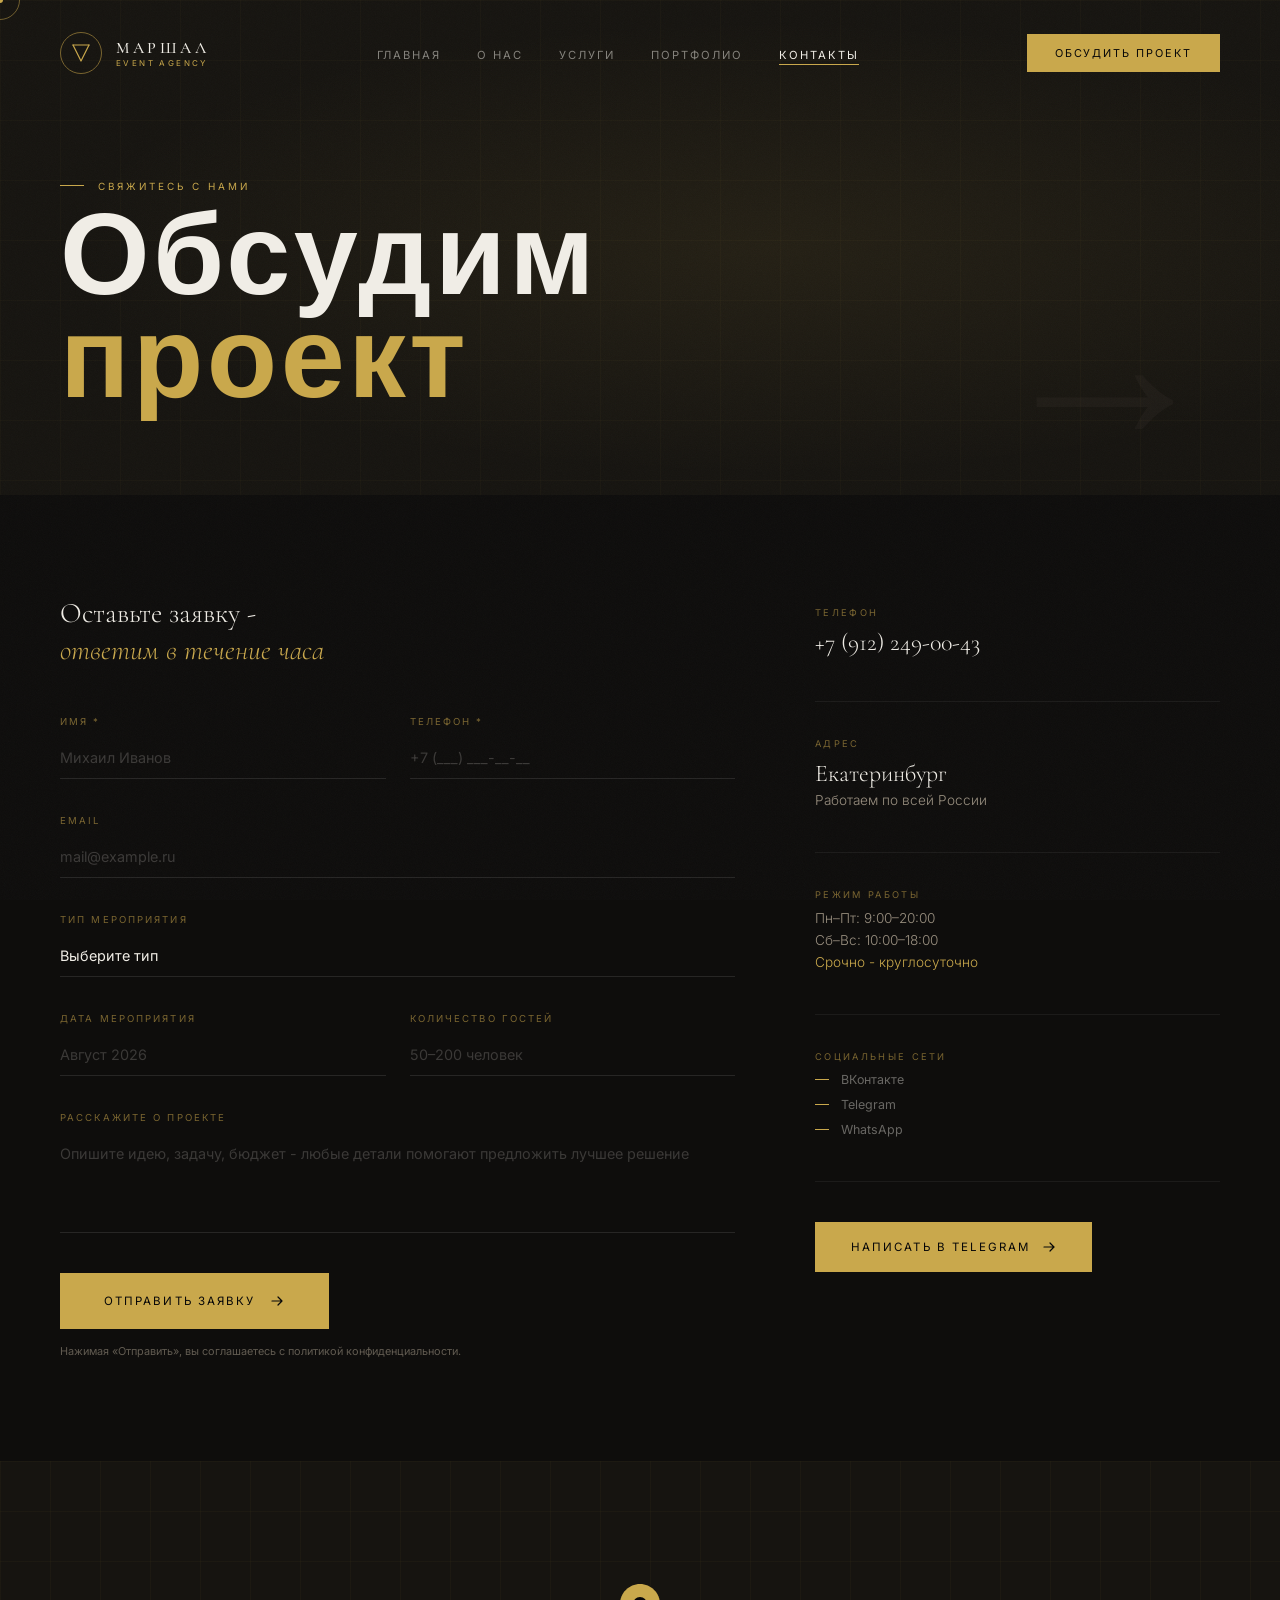
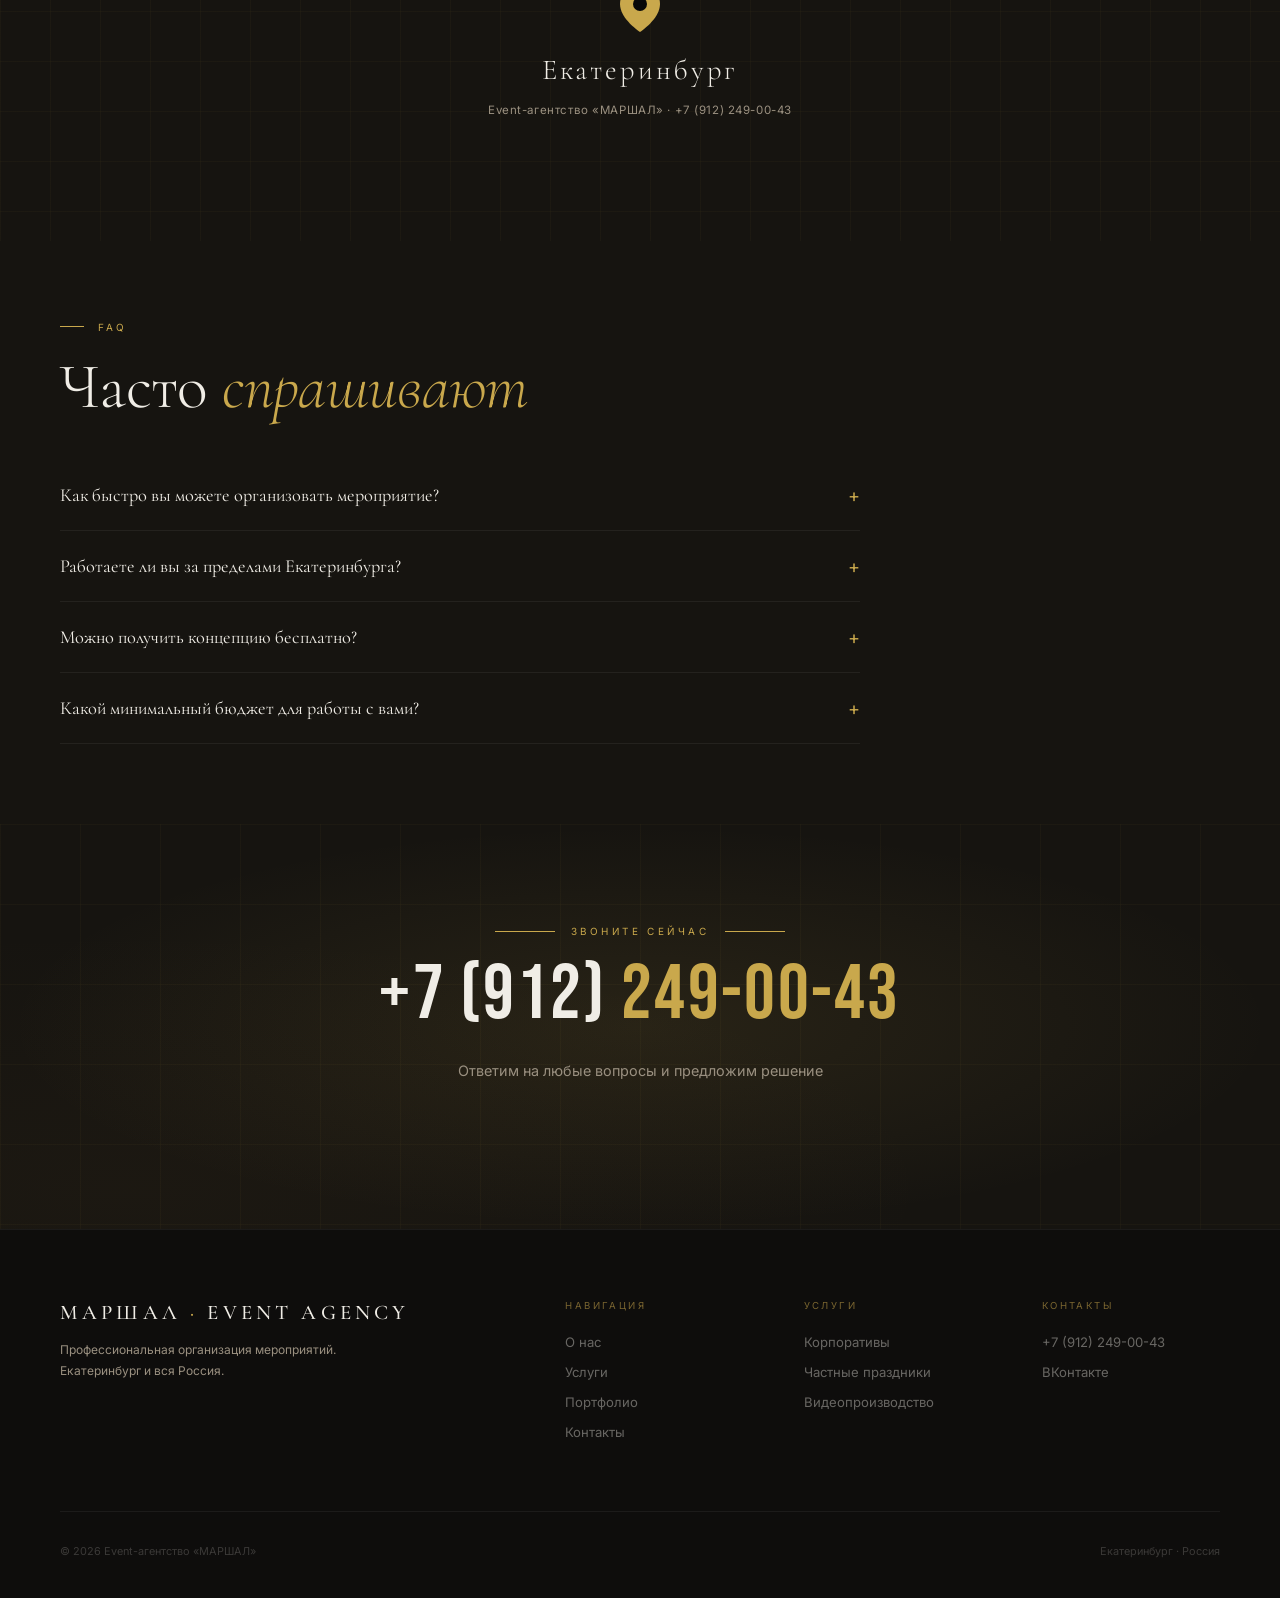
<file: contacts.html>
<!DOCTYPE html>
<html lang="ru">
<head>
  <meta charset="UTF-8">
  <meta name="viewport" content="width=device-width, initial-scale=1.0">
  <title>Контакты - МАРШАЛ Event Agency</title>
  <link rel="stylesheet" href="css/style.css">
  <style>
    .contacts-layout {
      display: grid; grid-template-columns: 5fr 3fr; gap: 80px;
      background: var(--dark-1); padding: 100px 60px;
    }
    .form-title {
      font-family: 'Cormorant Garamond', serif;
      font-size: clamp(1.6rem, 2.2vw, 2.4rem);
      font-weight: 300; color: var(--cream); margin-bottom: 48px; line-height: 1.3;
    }
    .form-title em { font-style: italic; color: var(--gold); }
    .fg { margin-bottom: 36px; }
    .fg label {
      display: block; font-size: 0.6rem; letter-spacing: 0.22em;
      text-transform: uppercase; color: var(--gold-dim); margin-bottom: 10px;
    }
    .fg input, .fg textarea, .fg select {
      width: 100%; background: transparent;
      border: none; border-bottom: 1px solid rgba(255,255,255,0.1);
      padding: 12px 0; color: var(--cream);
      font-family: 'Inter', sans-serif; font-size: 0.9rem;
      outline: none; transition: border-color 0.3s;
      appearance: none; cursor: none;
    }
    .fg input:focus, .fg textarea:focus, .fg select:focus {
      border-bottom-color: var(--gold);
    }
    .fg input::placeholder, .fg textarea::placeholder { color: rgba(240,237,230,0.2); }
    .fg textarea { min-height: 100px; resize: none; }
    .fg select option { background: var(--dark-1); }
    .fg-2 { display: grid; grid-template-columns: 1fr 1fr; gap: 24px; }
    .form-submit {
      display: inline-flex; align-items: center; gap: 14px;
      font-size: 0.72rem; letter-spacing: 0.18em; text-transform: uppercase;
      color: var(--black); background: var(--gold);
      border: none; padding: 20px 44px; cursor: pointer;
      font-family: 'Inter', sans-serif;
      position: relative; overflow: hidden;
      transition: background 0.3s;
    }
    .form-submit::before {
      content: ''; position: absolute; inset: 0;
      background: var(--gold-2); transform: translateX(-100%);
      transition: transform 0.4s var(--ease-out);
    }
    .form-submit:hover::before { transform: translateX(0); }
    .form-submit span, .form-submit svg { position: relative; z-index: 1; }
    .form-note { font-size: 0.68rem; color: var(--cream-dim); margin-top: 14px; line-height: 1.6; opacity: 0.6; }

    /* success */
    .form-success { display: none; padding: 60px 0; text-align: center; }
    .form-success.show { display: block; }
    .form-success-icon { font-size: 3rem; color: var(--gold); margin-bottom: 20px; }
    .form-success-title {
      font-family: 'Cormorant Garamond', serif;
      font-size: 2.2rem; font-weight: 300; color: var(--cream);
    }
    .form-success-sub { font-size: 0.85rem; color: var(--cream-dim); margin-top: 12px; }

    /* info side */
    .info-side { padding-top: 12px; }
    .info-block { margin-bottom: 44px; }
    .info-label { font-size: 0.58rem; letter-spacing: 0.25em; text-transform: uppercase; color: var(--gold-dim); margin-bottom: 10px; }
    .info-val {
      font-family: 'Cormorant Garamond', serif;
      font-size: 1.5rem; font-weight: 300; color: var(--cream);
      display: block; transition: color 0.3s;
    }
    a.info-val:hover { color: var(--gold); }
    .info-val.sm { font-family: 'Inter', sans-serif; font-size: 0.85rem; font-weight: 300; color: var(--cream-dim); }
    .info-divider { width: 100%; height: 1px; background: var(--border-dark); margin: 36px 0; }
    .social-list { list-style: none; }
    .social-list li { margin-bottom: 10px; }
    .social-list a {
      font-size: 0.78rem; color: rgba(240,237,230,0.4);
      display: flex; align-items: center; gap: 12px; transition: color 0.3s;
    }
    .social-list a::before { content: ''; width: 14px; height: 1px; background: var(--gold); flex-shrink: 0; }
    .social-list a:hover { color: var(--cream); }

    /* map */
    .map-block {
      height: 380px; background: var(--dark-2);
      display: flex; align-items: center; justify-content: center;
      flex-direction: column; gap: 16px;
      position: relative; overflow: hidden;
    }
    .map-block::before {
      content: '';
      position: absolute; inset: 0;
      background-image:
        linear-gradient(rgba(201,168,76,0.04) 1px, transparent 1px),
        linear-gradient(90deg, rgba(201,168,76,0.04) 1px, transparent 1px);
      background-size: 50px 50px;
    }
    .map-pin-svg { position: relative; z-index: 1; }
    .map-city {
      position: relative; z-index: 1;
      font-family: 'Cormorant Garamond', serif;
      font-size: 1.8rem; color: var(--cream); font-weight: 300;
      letter-spacing: 0.1em;
    }
    .map-addr { position: relative; z-index: 1; font-size: 0.72rem; color: var(--cream-dim); letter-spacing: 0.05em; }

    /* faq */
    .faq-section { background: var(--dark-2); padding: 80px 60px; }
    .faq-item { border-bottom: 1px solid var(--border-dark); }
    .faq-q {
      padding: 24px 0; display: flex; justify-content: space-between; align-items: center;
      cursor: pointer; gap: 20px;
      font-family: 'Cormorant Garamond', serif; font-size: 1.15rem; color: var(--cream);
    }
    .faq-q::after { content: '+'; font-family: 'Inter', sans-serif; color: var(--gold); flex-shrink: 0; transition: transform 0.3s; }
    .faq-item.open .faq-q::after { transform: rotate(45deg); }
    .faq-a {
      font-size: 0.85rem; line-height: 1.8; color: var(--cream-dim);
      max-height: 0; overflow: hidden;
      transition: max-height 0.4s var(--ease-out), padding 0.3s;
    }
    .faq-item.open .faq-a { max-height: 200px; padding-bottom: 20px; }

    @media (max-width: 900px) {
      .contacts-layout { grid-template-columns: 1fr; gap: 48px; padding: 60px 24px; }
      .fg-2 { grid-template-columns: 1fr; }
      .faq-section { padding: 60px 24px; }
    }
  </style>
</head>
<body>
<div class="noise"></div>
<div class="cursor-dot"></div>
<div class="cursor-ring"></div>
<div class="cursor-label"></div>

<div class="mobile-overlay">
  <ul class="mobile-nav">
    <li><a href="index.html">Главная</a></li>
    <li><a href="about.html">О нас</a></li>
    <li><a href="services.html">Услуги</a></li>
    <li><a href="portfolio.html">Портфолио</a></li>
    <li><a href="contacts.html">Контакты</a></li>
  </ul>
</div>

<header class="nav">
  <a href="index.html" class="nav-logo">
    <div class="nav-logo-icon">
      <svg viewBox="0 0 22 22" fill="none"><path d="M3 3L11 19L19 3" stroke="#c9a84c" stroke-width="1.2" stroke-linecap="round" stroke-linejoin="round"/><path d="M3 3h16" stroke="#c9a84c" stroke-width="1.2" stroke-linecap="round"/></svg>
    </div>
    <div class="nav-logo-text">Маршал<small>Event Agency</small></div>
  </a>
  <ul class="nav-links">
    <li><a href="index.html">Главная</a></li>
    <li><a href="about.html">О нас</a></li>
    <li><a href="services.html">Услуги</a></li>
    <li><a href="portfolio.html">Портфолио</a></li>
    <li><a href="contacts.html" class="active">Контакты</a></li>
  </ul>
  <a href="contacts.html" class="nav-cta"><span>Обсудить проект</span></a>
  <div class="burger"><span></span><span></span><span></span></div>
</header>

<div class="inner-hero">
  <div class="inner-hero-grid"></div>
  <div class="inner-hero-content">
    <div class="inner-tag">Свяжитесь с нами</div>
    <h1 class="inner-title">Обсудим<br><em>проект</em></h1>
  </div>
  <div class="inner-hero-num">→</div>
</div>

<div class="contacts-layout">
  <!-- FORM -->
  <div data-reveal>
    <h2 class="form-title">Оставьте заявку -<br><em>ответим в течение часа</em></h2>
    <form id="contactForm" novalidate>
      <div class="fg-2">
        <div class="fg"><label>Имя *</label><input type="text" placeholder="Михаил Иванов" required></div>
        <div class="fg"><label>Телефон *</label><input type="tel" placeholder="+7 (___) ___-__-__" required></div>
      </div>
      <div class="fg"><label>Email</label><input type="email" placeholder="mail@example.ru"></div>
      <div class="fg">
        <label>Тип мероприятия</label>
        <select>
          <option value="" disabled selected>Выберите тип</option>
          <option>Корпоративное мероприятие</option>
          <option>Частный праздник / юбилей</option>
          <option>Свадьба</option>
          <option>Концерт / шоу</option>
          <option>Конференция / форум</option>
          <option>Декор и оформление</option>
          <option>Видеопроизводство</option>
          <option>Другое</option>
        </select>
      </div>
      <div class="fg-2">
        <div class="fg"><label>Дата мероприятия</label><input type="text" placeholder="Август 2026"></div>
        <div class="fg"><label>Количество гостей</label><input type="text" placeholder="50–200 человек"></div>
      </div>
      <div class="fg"><label>Расскажите о проекте</label><textarea placeholder="Опишите идею, задачу, бюджет - любые детали помогают предложить лучшее решение"></textarea></div>
      <button type="submit" class="form-submit">
        <span>Отправить заявку</span>
        <svg width="16" height="16" viewBox="0 0 16 16" fill="none"><path d="M3 8h10M9 4l4 4-4 4" stroke="currentColor" stroke-width="1.2" stroke-linecap="round" stroke-linejoin="round"/></svg>
      </button>
      <p class="form-note">Нажимая «Отправить», вы соглашаетесь с политикой конфиденциальности.</p>
    </form>
    <div class="form-success" id="formSuccess">
      <div class="form-success-icon">✦</div>
      <div class="form-success-title">Заявка отправлена!</div>
      <p class="form-success-sub">Свяжемся в течение часа.<br>Или звоните: +7 (912) 249-00-43</p>
    </div>
  </div>

  <!-- INFO -->
  <div class="info-side" data-reveal data-delay="2">
    <div class="info-block">
      <div class="info-label">Телефон</div>
      <a href="tel:+79122490043" class="info-val">+7 (912) 249-00-43</a>
    </div>
    <div class="info-divider"></div>
    <div class="info-block">
      <div class="info-label">Адрес</div>
      <span class="info-val">Екатеринбург</span>
      <span class="info-val sm" style="margin-top:4px;">Работаем по всей России</span>
    </div>
    <div class="info-divider"></div>
    <div class="info-block">
      <div class="info-label">Режим работы</div>
      <span class="info-val sm">Пн–Пт: 9:00–20:00</span>
      <span class="info-val sm" style="margin-top:6px;">Сб–Вс: 10:00–18:00</span>
      <span class="info-val sm" style="margin-top:6px;color:var(--gold);">Срочно - круглосуточно</span>
    </div>
    <div class="info-divider"></div>
    <div class="info-block">
      <div class="info-label">Социальные сети</div>
      <ul class="social-list" style="margin-top:10px;">
        <li><a href="#">ВКонтакте</a></li>
        <li><a href="#">Telegram</a></li>
        <li><a href="#">WhatsApp</a></li>
      </ul>
    </div>
    <div class="info-divider"></div>
    <a href="#" class="btn-gold" style="display:inline-flex;margin-top:4px;">
      <span>Написать в Telegram</span>
      <svg width="14" height="14" viewBox="0 0 14 14" fill="none"><path d="M2 7h10M8 3l4 4-4 4" stroke="currentColor" stroke-width="1.2" stroke-linecap="round"/></svg>
    </a>
  </div>
</div>

<!-- MAP -->
<div class="map-block">
  <div class="map-pin-svg">
    <svg width="40" height="48" viewBox="0 0 40 48" fill="none">
      <path d="M20 0C9 0 0 9 0 20c0 15 20 28 20 28S40 35 40 20C40 9 31 0 20 0z" fill="#c9a84c"/>
      <circle cx="20" cy="20" r="7" fill="#070708"/>
    </svg>
  </div>
  <div class="map-city">Екатеринбург</div>
  <div class="map-addr">Event-агентство «МАРШАЛ» · +7 (912) 249-00-43</div>
</div>

<!-- FAQ -->
<div class="faq-section">
  <div class="s-tag" data-reveal>FAQ</div>
  <h2 class="s-title" data-reveal data-delay="2" style="margin-bottom:40px;">Часто <em>спрашивают</em></h2>
  <div style="max-width:800px;">
    <div class="faq-item"><div class="faq-q">Как быстро вы можете организовать мероприятие?</div>
      <div class="faq-a">При готовых вводных - от 4 до 7 дней для небольшого события. Для масштабных форумов рекомендуем 4–8 недель. Срочные запросы рассматриваем индивидуально.</div>
    </div>
    <div class="faq-item"><div class="faq-q">Работаете ли вы за пределами Екатеринбурга?</div>
      <div class="faq-a">Да, работаем по всей России. Выезжаем в любой город - транспортные расходы обсуждаются отдельно.</div>
    </div>
    <div class="faq-item"><div class="faq-q">Можно получить концепцию бесплатно?</div>
      <div class="faq-a">Да. Оставьте заявку - подготовим концепт-предложение с ориентировочной сметой без оплаты.</div>
    </div>
    <div class="faq-item"><div class="faq-q">Какой минимальный бюджет для работы с вами?</div>
      <div class="faq-a">Отдельные услуги (ведущий, декор, видео) от 20 000 ₽. Мероприятие «под ключ» - от 80 000 ₽. Точные цифры зависят от формата и масштаба.</div>
    </div>
  </div>
</div>

<!-- CTA -->
<section class="cta-section" style="min-height:45vh;">
  <div class="cta-bg"></div>
  <div class="cta-grid-lines"></div>
  <div class="cta-content">
    <div class="cta-sup" data-reveal>Звоните сейчас</div>
    <a href="tel:+79122490043" class="cta-title" style="display:block;font-size:clamp(2.5rem,6vw,7rem);" data-reveal data-delay="2">
      +7 (912) <span class="gold">249-00-43</span>
    </a>
    <p class="cta-sub" data-reveal data-delay="3" style="margin-top:16px;">Ответим на любые вопросы и предложим решение</p>
  </div>
</section>

<footer>
  <div class="footer-top">
    <div><div class="footer-logo">Маршал <span>·</span> Event Agency</div><p class="footer-tag">Профессиональная организация мероприятий. Екатеринбург и вся Россия.</p></div>
    <div><div class="f-col-title">Навигация</div><ul class="f-links"><li><a href="about.html">О нас</a></li><li><a href="services.html">Услуги</a></li><li><a href="portfolio.html">Портфолио</a></li><li><a href="contacts.html">Контакты</a></li></ul></div>
    <div><div class="f-col-title">Услуги</div><ul class="f-links"><li><a href="services.html">Корпоративы</a></li><li><a href="services.html">Частные праздники</a></li><li><a href="services.html">Видеопроизводство</a></li></ul></div>
    <div><div class="f-col-title">Контакты</div><ul class="f-links"><li><a href="tel:+79122490043">+7 (912) 249-00-43</a></li><li><a href="#">ВКонтакте</a></li></ul></div>
  </div>
  <div class="footer-bottom"><span>© 2026 Event-агентство «МАРШАЛ»</span><span>Екатеринбург · Россия</span></div>
</footer>

<script src="js/main.js"></script>
<script>
  document.querySelectorAll('.faq-item').forEach(item => {
    item.querySelector('.faq-q').addEventListener('click', () => {
      const open = item.classList.toggle('open');
      if (open) document.querySelectorAll('.faq-item').forEach(i => { if(i!==item) i.classList.remove('open'); });
    });
  });
  document.getElementById('contactForm').addEventListener('submit', e => {
    e.preventDefault();
    e.target.style.display = 'none';
    document.getElementById('formSuccess').classList.add('show');
  });
</script>
</body>
</html>
</file>
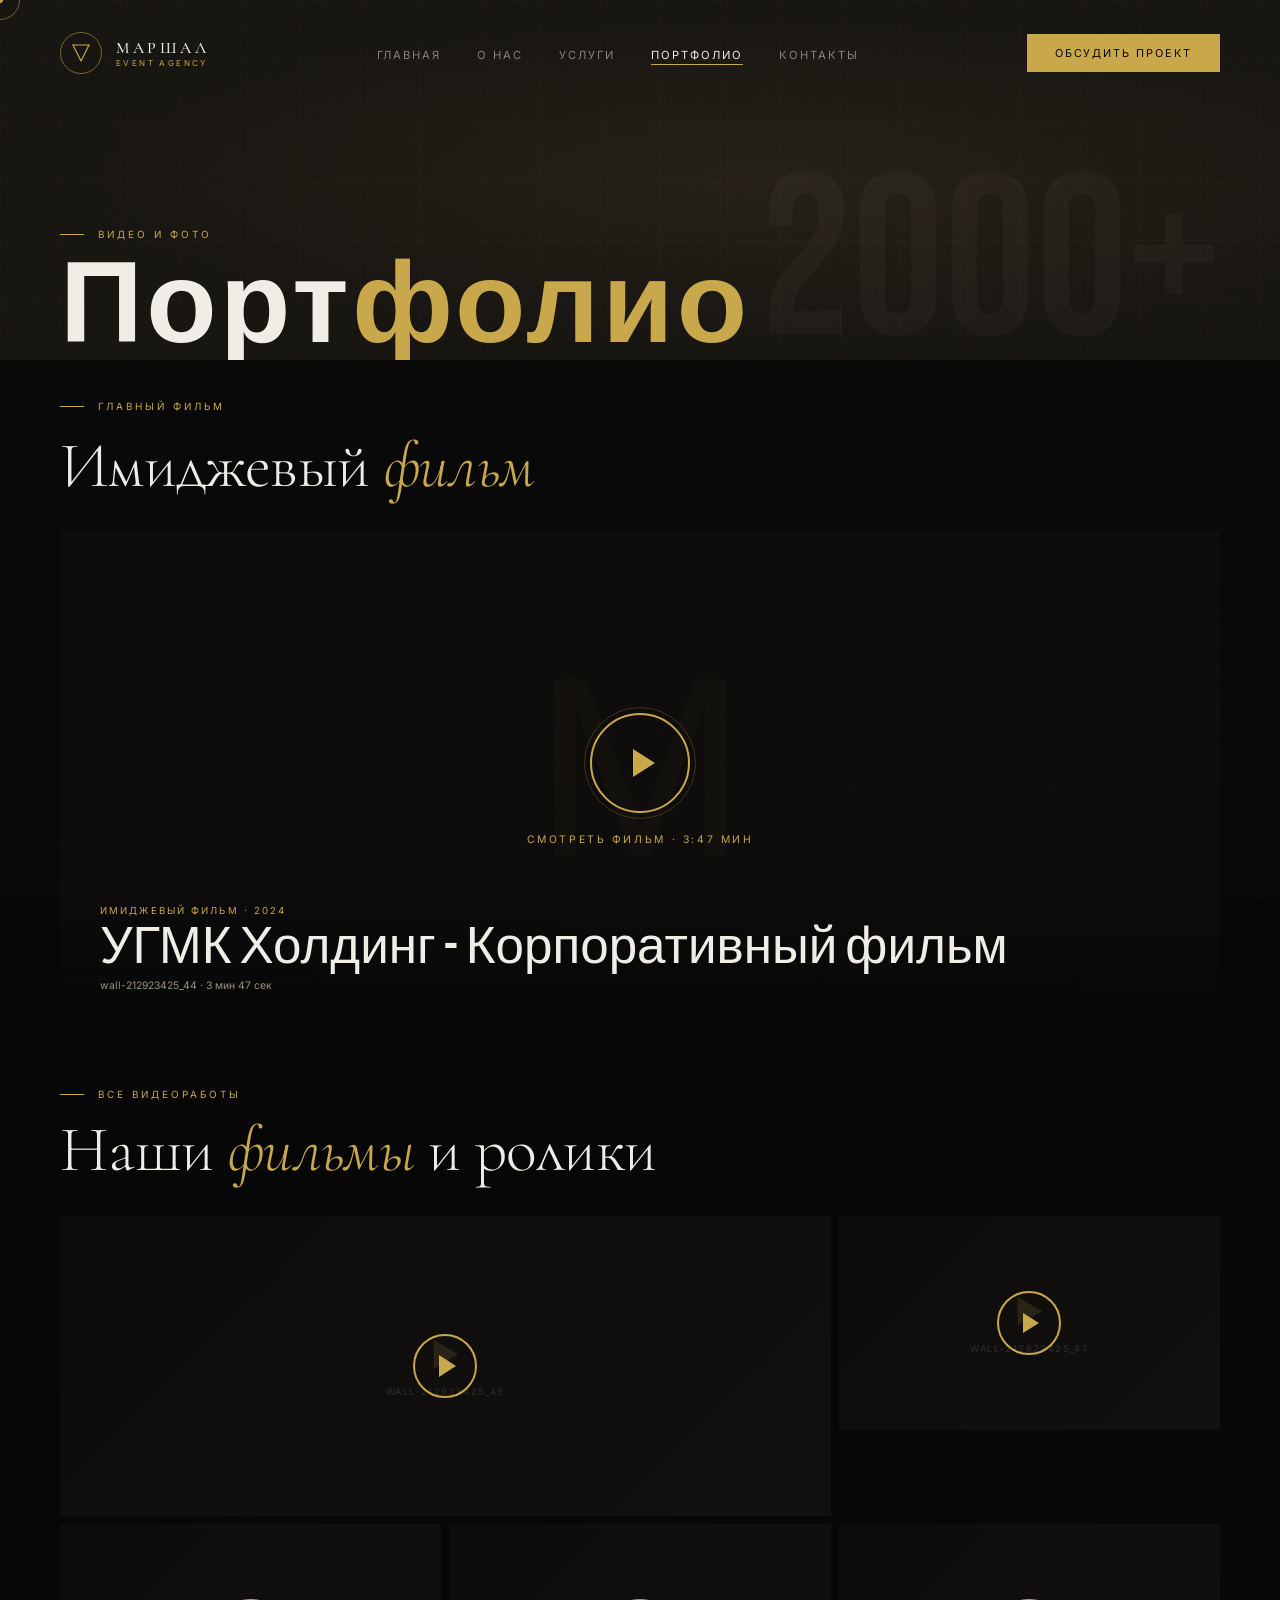
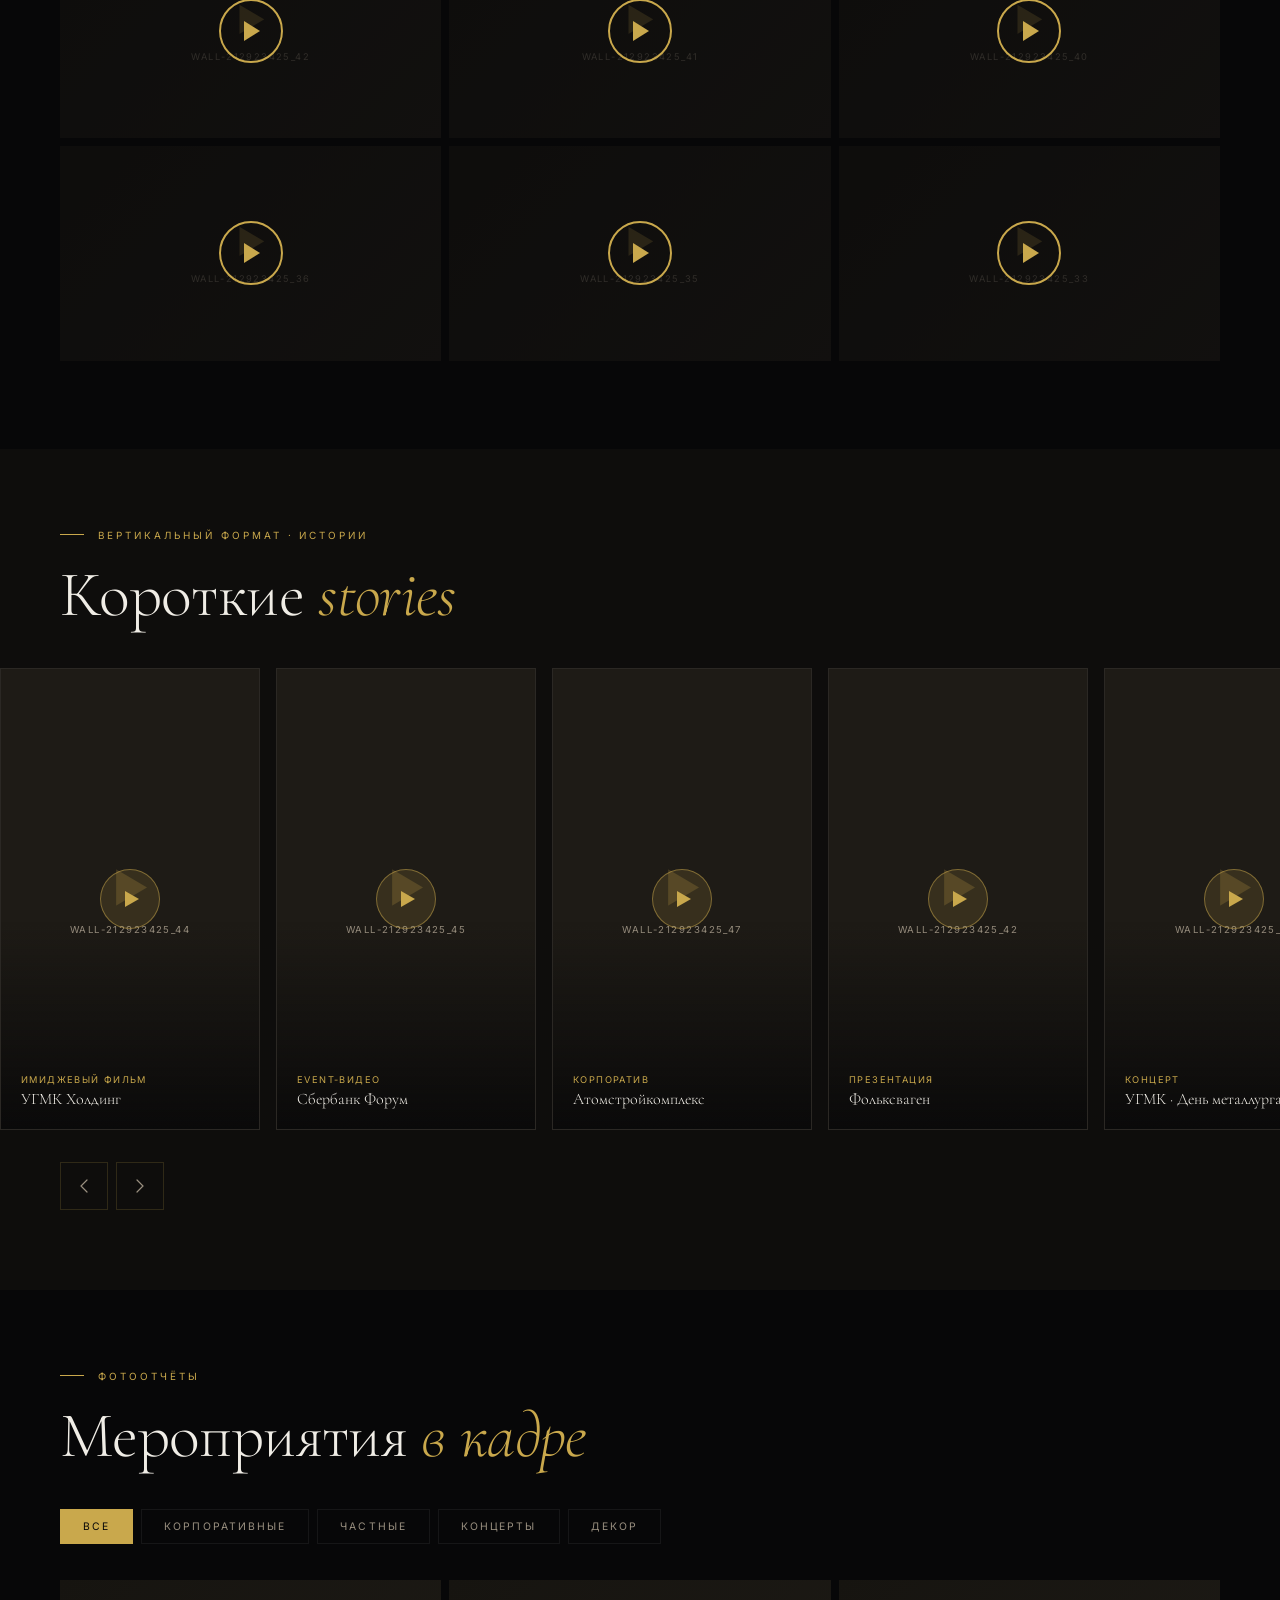
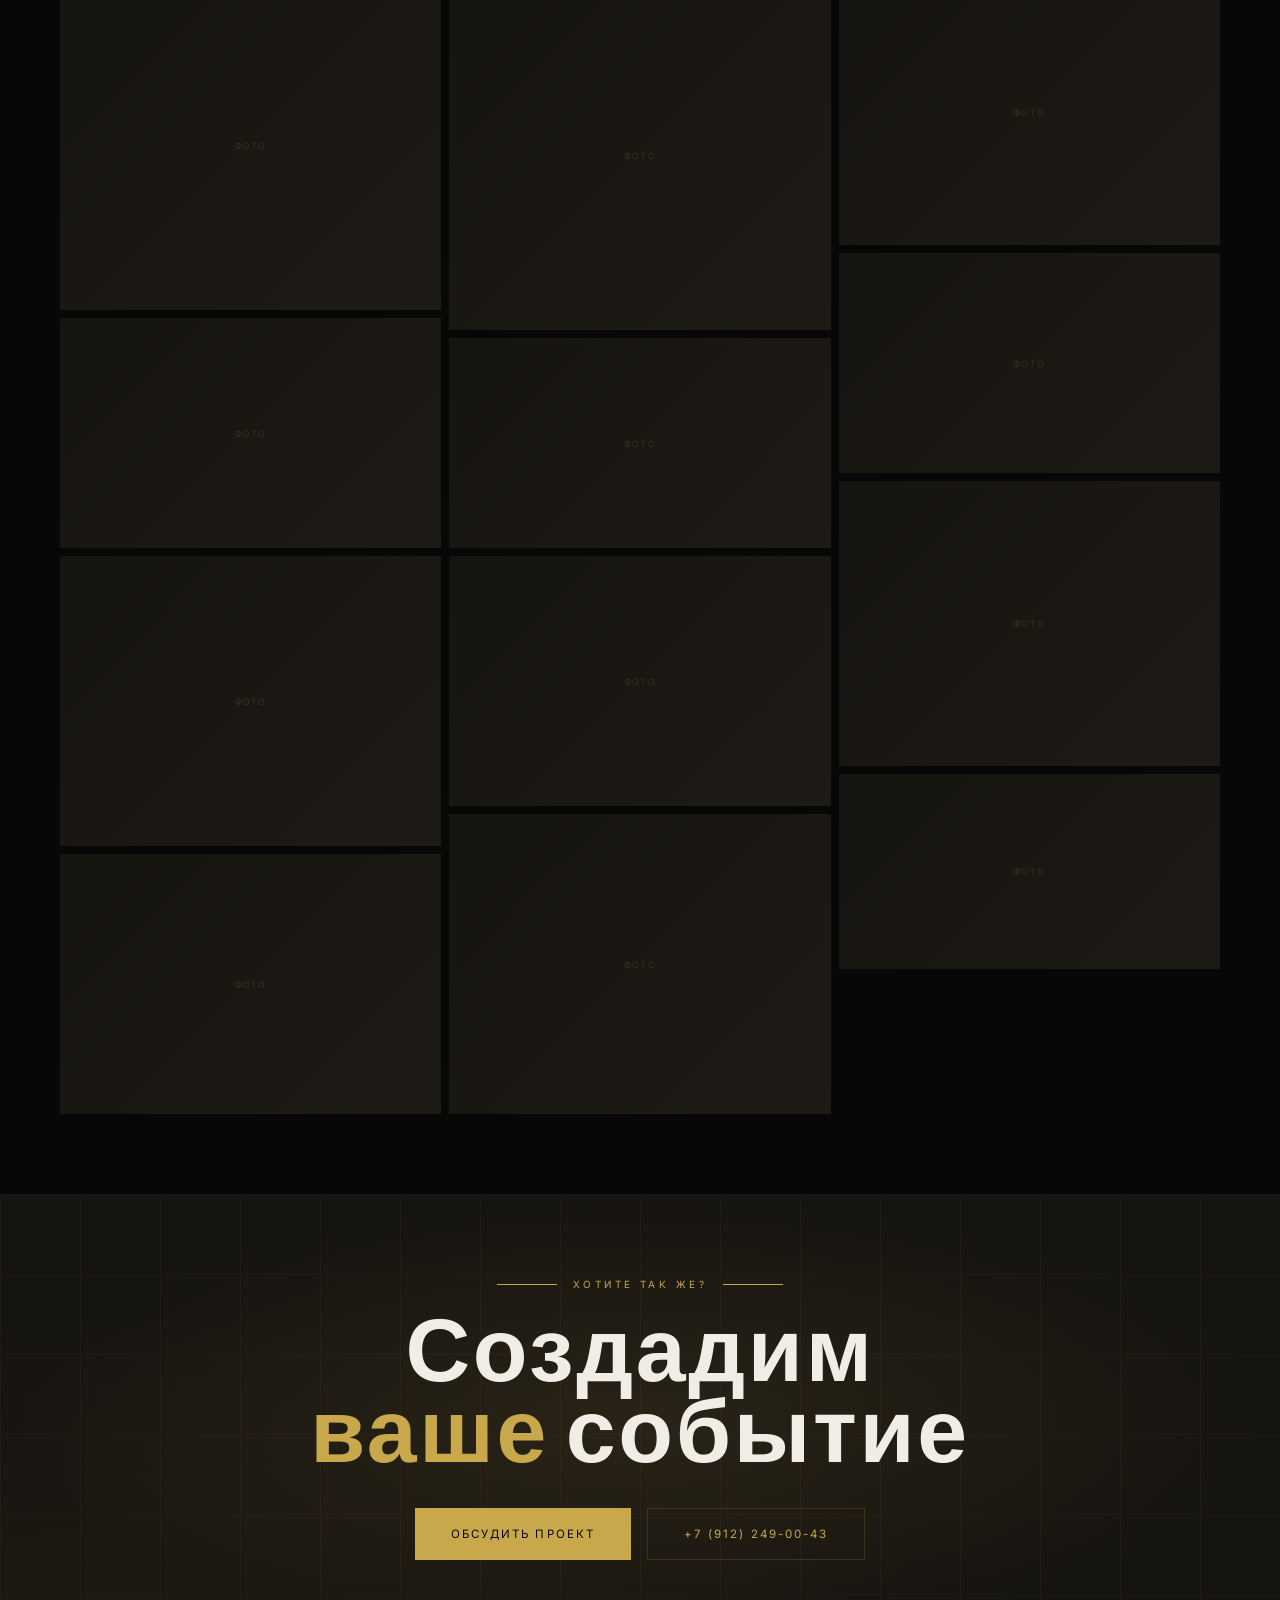
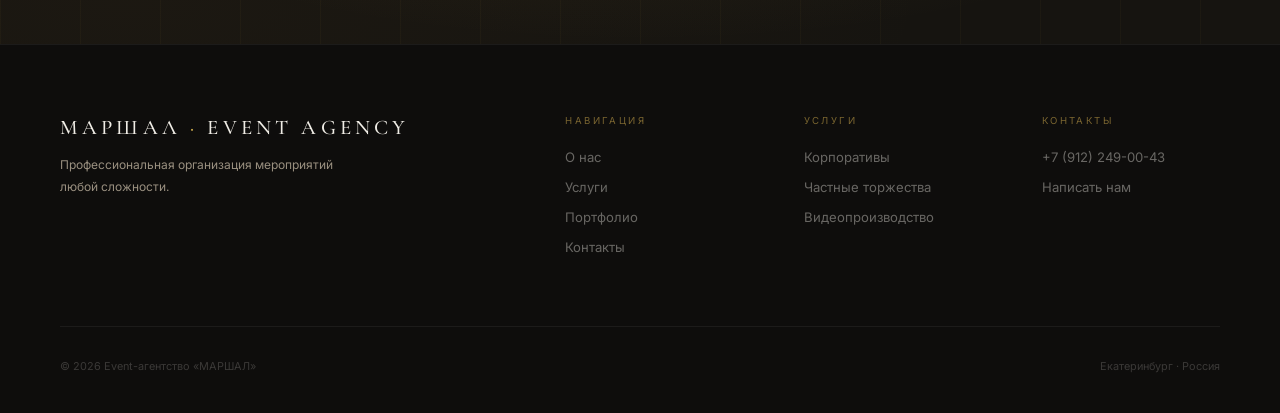
<file: portfolio.html>
<!DOCTYPE html>
<html lang="ru">
<head>
  <meta charset="UTF-8">
  <meta name="viewport" content="width=device-width, initial-scale=1.0">
  <title>Портфолио - МАРШАЛ Event Agency</title>
  <link rel="stylesheet" href="css/style.css">
  <style>

    /* ════════ FEATURED VIDEO (главный герой) ════════ */
    .featured-video-wrap {
      background: var(--black);
      padding: 0 60px 60px;
    }
    .featured-video {
      position: relative;
      aspect-ratio: 21/9;
      background: var(--dark-2);
      overflow: hidden;
      cursor: pointer;
    }
    @media (max-width: 768px) { .featured-video { aspect-ratio: 16/9; } }
    .featured-video iframe {
      position: absolute; inset: 0;
      width: 100%; height: 100%; border: none;
      pointer-events: none;
    }
    .featured-video.playing iframe { pointer-events: auto; }
    .featured-video.playing .fv-overlay { display: none; }
    .fv-overlay {
      position: absolute; inset: 0; z-index: 2;
      background: rgba(7,7,8,0.55);
      display: flex; align-items: center; justify-content: center;
      flex-direction: column; gap: 20px;
      transition: background 0.3s;
    }
    .fv-overlay:hover { background: rgba(7,7,8,0.35); }
    .fv-play-ring {
      width: 100px; height: 100px; border-radius: 50%;
      border: 2px solid var(--gold);
      display: flex; align-items: center; justify-content: center;
      transition: transform 0.3s, background 0.3s;
      position: relative;
    }
    .fv-play-ring::before {
      content: '';
      position: absolute; inset: -8px;
      border-radius: 50%;
      border: 1px solid rgba(201,168,76,0.25);
      animation: pulse-ring 2s ease-in-out infinite;
    }
    @keyframes pulse-ring {
      0%,100% { transform: scale(1); opacity: 0.5; }
      50% { transform: scale(1.15); opacity: 0; }
    }
    .fv-overlay:hover .fv-play-ring {
      transform: scale(1.1);
      background: rgba(201,168,76,0.15);
    }
    .fv-play-ring svg { margin-left: 5px; }
    .fv-label { font-size: 0.65rem; letter-spacing: 0.25em; text-transform: uppercase; color: var(--gold); }
    .fv-info {
      position: absolute; bottom: 0; left: 0; right: 0; z-index: 3;
      padding: 36px 40px;
      background: linear-gradient(to top, rgba(7,7,8,0.92) 0%, transparent 100%);
      pointer-events: none;
    }
    .fv-cat { font-size: 0.6rem; letter-spacing: 0.22em; text-transform: uppercase; color: var(--gold); margin-bottom: 6px; }
    .fv-name {
      font-family: 'Bebas Neue', sans-serif;
      font-size: clamp(1.8rem, 4vw, 3.5rem);
      color: var(--cream); line-height: 1;
    }
    .fv-duration { font-size: 0.65rem; color: var(--cream-dim); margin-top: 6px; }
    .fv-ph {
      position: absolute; inset: 0;
      background: linear-gradient(135deg, var(--dark-2) 0%, #1a1610 100%);
      display: flex; align-items: center; justify-content: center;
    }
    .fv-ph-num {
      font-family: 'Bebas Neue', sans-serif;
      font-size: clamp(8rem, 20vw, 20rem);
      color: rgba(201,168,76,0.06); line-height: 1;
      user-select: none;
    }

    /* ════════ VK VIDEOS GRID ════════ */
    .vk-section { background: var(--black); padding: 0 60px 80px; }
    .vk-main-grid {
      display: grid;
      grid-template-columns: repeat(3, 1fr);
      gap: 8px;
      margin-bottom: 8px;
    }
    .vk-main-grid .vk-wide { grid-column: span 2; }
    .vk-card-v2 {
      position: relative;
      aspect-ratio: 16/9;
      background: var(--dark-2);
      overflow: hidden;
      cursor: pointer;
    }
    .vk-card-v2.wide { aspect-ratio: unset; min-height: 300px; }
    .vk-card-v2 iframe {
      position: absolute; inset: 0;
      width: 100%; height: 100%; border: none;
      pointer-events: none;
    }
    .vk-card-v2.playing iframe { pointer-events: auto; }
    .vk-card-v2.playing .vkc-overlay { display: none; }
    .vkc-overlay {
      position: absolute; inset: 0; z-index: 2;
      background: rgba(7,7,8,0.5);
      display: flex; align-items: center; justify-content: center;
      transition: background 0.3s;
    }
    .vkc-overlay:hover { background: rgba(7,7,8,0.25); }
    .vkc-play {
      width: 64px; height: 64px; border-radius: 50%;
      border: 2px solid var(--gold);
      display: flex; align-items: center; justify-content: center;
      transition: transform 0.3s, background 0.3s;
    }
    .vkc-overlay:hover .vkc-play { transform: scale(1.1); background: rgba(201,168,76,0.2); }
    .vkc-play svg { margin-left: 3px; }
    .vkc-ph {
      position: absolute; inset: 0;
      background: linear-gradient(135deg, var(--dark-2), var(--dark-3));
      display: flex; flex-direction: column; align-items: center; justify-content: center; gap: 12px;
    }
    .vkc-ph-icon { font-size: 2rem; color: rgba(201,168,76,0.3); }
    .vkc-ph-lbl { font-size: 0.58rem; letter-spacing: 0.15em; text-transform: uppercase; color: var(--cream-dim); opacity: 0.5; }
    .vkc-info {
      position: absolute; bottom: 0; left: 0; right: 0; z-index: 3;
      padding: 20px; background: linear-gradient(to top, rgba(7,7,8,0.85), transparent);
      opacity: 0; transition: opacity 0.3s; pointer-events: none;
    }
    .vkc-card-v2:hover .vkc-info { opacity: 1; }
    .vk-card-v2:hover .vkc-info { opacity: 1; }
    .vkc-cat { font-size: 0.55rem; letter-spacing: 0.18em; text-transform: uppercase; color: var(--gold); margin-bottom: 3px; }
    .vkc-name { font-family: 'Cormorant Garamond', serif; font-size: 1rem; color: var(--cream); font-weight: 300; }

    /* ════════ STORIES STRIP (vertical) ════════ */
    .port-stories { background: var(--dark-1); padding: 80px 0; }
    .port-stories-header { padding: 0 60px; margin-bottom: 40px; }

    /* ════════ PHOTO MASONRY ════════ */
    .photo-section { background: var(--black); padding: 80px 60px; }
    .filter-bar { display: flex; gap: 8px; flex-wrap: wrap; margin: 40px 0 36px; }
    .filter-btn {
      font-size: 0.65rem; letter-spacing: 0.2em; text-transform: uppercase;
      color: var(--cream-dim); border: 1px solid var(--border-dark);
      padding: 10px 22px; cursor: pointer; font-family: 'Inter',sans-serif;
      transition: all 0.3s;
    }
    .filter-btn:hover, .filter-btn.active {
      background: var(--gold); color: var(--black); border-color: var(--gold);
    }
    .port-masonry { columns: 3; column-gap: 8px; }
    .port-item {
      break-inside: avoid; margin-bottom: 8px;
      position: relative; overflow: hidden;
      background: var(--dark-2); cursor: pointer;
      transition: opacity 0.4s;
    }
    .port-item.hidden { opacity: 0.12; pointer-events: none; }
    .port-item img { width: 100%; display: block; transition: transform 0.7s var(--ease-out); }
    .port-item:hover img { transform: scale(1.06); }
    .port-item-ph {
      width: 100%; background: linear-gradient(135deg, var(--dark-2), var(--dark-3));
      display: flex; align-items: center; justify-content: center;
      font-size: 0.55rem; letter-spacing: 0.15em; text-transform: uppercase;
      color: rgba(201,168,76,0.18);
    }
    .port-overlay {
      position: absolute; inset: 0;
      background: linear-gradient(to top, rgba(7,7,8,0.9) 0%, transparent 50%);
      opacity: 0; transition: opacity 0.4s;
      display: flex; align-items: flex-end; padding: 20px;
    }
    .port-item:hover .port-overlay { opacity: 1; }
    .port-cat { font-size: 0.56rem; letter-spacing: 0.2em; text-transform: uppercase; color: var(--gold); margin-bottom: 3px; }
    .port-name { font-family: 'Cormorant Garamond', serif; font-size: 1.05rem; color: var(--cream); font-weight: 300; }

    /* ════════ RESPONSIVE ════════ */
    @media (max-width: 1000px) {
      .featured-video-wrap { padding: 0 36px 48px; }
      .vk-section { padding: 0 36px 60px; }
      .vk-main-grid { grid-template-columns: 1fr 1fr; }
      .vk-main-grid .vk-wide { grid-column: span 2; }
      .photo-section { padding: 60px 36px; }
      .port-stories-header { padding: 0 36px; }
      .port-masonry { columns: 2; }
    }
    @media (max-width: 680px) {
      .featured-video-wrap { padding: 0 16px 36px; }
      .vk-section { padding: 0 16px 48px; }
      .vk-main-grid { grid-template-columns: 1fr; }
      .vk-main-grid .vk-wide { grid-column: span 1; }
      .photo-section { padding: 48px 16px; }
      .port-stories-header { padding: 0 16px; }
      .port-masonry { columns: 1; }
    }
  </style>
</head>
<body>
<div class="noise"></div>
<div class="cursor-dot"></div>
<div class="cursor-ring"></div>
<div class="cursor-label"></div>

<div class="mobile-overlay">
  <ul class="mobile-nav">
    <li><a href="index.html">Главная</a></li>
    <li><a href="about.html">О нас</a></li>
    <li><a href="services.html">Услуги</a></li>
    <li><a href="portfolio.html">Портфолио</a></li>
    <li><a href="contacts.html">Контакты</a></li>
  </ul>
</div>

<header class="nav">
  <a href="index.html" class="nav-logo">
    <div class="nav-logo-icon">
      <svg viewBox="0 0 22 22" fill="none"><path d="M3 3L11 19L19 3" stroke="#c9a84c" stroke-width="1.2" stroke-linecap="round" stroke-linejoin="round"/><path d="M3 3h16" stroke="#c9a84c" stroke-width="1.2" stroke-linecap="round"/></svg>
    </div>
    <div class="nav-logo-text">Маршал<small>Event Agency</small></div>
  </a>
  <ul class="nav-links">
    <li><a href="index.html">Главная</a></li>
    <li><a href="about.html">О нас</a></li>
    <li><a href="services.html">Услуги</a></li>
    <li><a href="portfolio.html" class="active">Портфолио</a></li>
    <li><a href="contacts.html">Контакты</a></li>
  </ul>
  <a href="contacts.html" class="nav-cta"><span>Обсудить проект</span></a>
  <div class="burger"><span></span><span></span><span></span></div>
</header>

<!-- INNER HERO -->
<div class="inner-hero" style="min-height:40vh;padding-bottom:0;">
  <div class="inner-hero-grid"></div>
  <div class="inner-hero-content">
    <div class="inner-tag">Видео и фото</div>
    <h1 class="inner-title">Порт<em>фолио</em></h1>
  </div>
  <div class="inner-hero-num">2000+</div>
</div>

<!-- ══════════════════════════
     FEATURED VIDEO - ГЛАВНЫЙ
══════════════════════════════ -->
<section class="featured-video-wrap" style="padding-top:40px;">
  <div class="s-tag" data-reveal style="margin-bottom:20px;">Главный фильм</div>
  <h2 class="s-title" data-reveal data-delay="2" style="margin-bottom:32px;">
    Имиджевый <em>фильм</em>
  </h2>

  <!-- ★ ГЛАВНОЕ ВИДЕО - вставьте embed из ВКонтакте:
       1. Откройте vk.com/wall-212923425_44 (или любой другой пост)
       2. Нажмите «Поделиться» → «Код для вставки»
       3. Скопируйте src из iframe и замените XXXX ниже
  -->
  <div class="featured-video" id="featuredVideo" data-reveal>
    <div class="fv-ph"><div class="fv-ph-num">М</div></div>

    <!-- Раскомментируйте и вставьте реальный embed:
    <iframe
      src="https://vk.com/video_ext.php?oid=-212923425&id=XXXXX&hash=XXXXX&hd=2"
      allow="autoplay; encrypted-media; fullscreen; picture-in-picture; screen-wake-lock;"
      allowfullscreen>
    </iframe>
    -->

    <div class="fv-overlay">
      <div class="fv-play-ring">
        <svg width="28" height="32" viewBox="0 0 28 32" fill="none">
          <path d="M4 2l22 14L4 30V2z" fill="#c9a84c"/>
        </svg>
      </div>
      <div class="fv-label">Смотреть фильм · 3:47 мин</div>
    </div>
    <div class="fv-info">
      <div class="fv-cat">Имиджевый фильм · 2024</div>
      <div class="fv-name">УГМК Холдинг - Корпоративный фильм</div>
      <div class="fv-duration">wall-212923425_44 · 3 мин 47 сек</div>
    </div>
  </div>
</section>

<!-- ══════════════════════════
     VK VIDEOS GRID
══════════════════════════════ -->
<div class="vk-section">
  <div class="s-tag" data-reveal style="margin-bottom:16px;">Все видеоработы</div>
  <h2 class="s-title" data-reveal data-delay="2" style="margin-bottom:32px;">
    Наши <em>фильмы</em> и ролики
  </h2>

  <!-- Как добавить реальные видео:
       Для каждого поста vk.com/wall-212923425_NN → «Поделиться» → «Код для вставки»
       Скопируйте src iframe и раскомментируйте строки ниже -->

  <div class="vk-main-grid" data-reveal>

    <!-- Ролик 1 (широкий) -->
    <div class="vk-card-v2 wide vk-wide">
      <div class="vkc-ph"><div class="vkc-ph-icon">▶</div><div class="vkc-ph-lbl">wall-212923425_45</div></div>
      <!-- <iframe src="https://vk.com/video_ext.php?oid=-212923425&id=XXXXX&hash=XXXXX&hd=2" allow="autoplay; encrypted-media; fullscreen;" allowfullscreen></iframe> -->
      <div class="vkc-overlay">
        <div class="vkc-play">
          <svg width="22" height="26" viewBox="0 0 22 26" fill="none"><path d="M3 2l17 11L3 24V2z" fill="#c9a84c"/></svg>
        </div>
      </div>
      <div class="vkc-info">
        <div class="vkc-cat">Event-видео · 2024</div>
        <div class="vkc-name">Сбербанк - Форум лидеров · 2:15 мин</div>
      </div>
    </div>

    <!-- Ролик 2 -->
    <div class="vk-card-v2">
      <div class="vkc-ph"><div class="vkc-ph-icon">▶</div><div class="vkc-ph-lbl">wall-212923425_47</div></div>
      <!-- <iframe src="https://vk.com/video_ext.php?oid=-212923425&id=XXXXX&hash=XXXXX" allow="autoplay; encrypted-media; fullscreen;" allowfullscreen></iframe> -->
      <div class="vkc-overlay">
        <div class="vkc-play"><svg width="20" height="24" viewBox="0 0 20 24" fill="none"><path d="M2 2l16 10L2 22V2z" fill="#c9a84c"/></svg></div>
      </div>
      <div class="vkc-info">
        <div class="vkc-cat">Корпоративный фильм</div>
        <div class="vkc-name">Атомстройкомплекс - 30 лет · 4:02 мин</div>
      </div>
    </div>

  </div>

  <!-- 2-й ряд -->
  <div class="vk-main-grid" style="margin-top:8px;" data-reveal data-delay="1">

    <div class="vk-card-v2">
      <div class="vkc-ph"><div class="vkc-ph-icon">▶</div><div class="vkc-ph-lbl">wall-212923425_42</div></div>
      <div class="vkc-overlay">
        <div class="vkc-play"><svg width="20" height="24" viewBox="0 0 20 24" fill="none"><path d="M2 2l16 10L2 22V2z" fill="#c9a84c"/></svg></div>
      </div>
      <div class="vkc-info">
        <div class="vkc-cat">Презентационный ролик</div>
        <div class="vkc-name">Фольксваген - Новая модель · 1:48 мин</div>
      </div>
    </div>

    <div class="vk-card-v2">
      <div class="vkc-ph"><div class="vkc-ph-icon">▶</div><div class="vkc-ph-lbl">wall-212923425_41</div></div>
      <div class="vkc-overlay">
        <div class="vkc-play"><svg width="20" height="24" viewBox="0 0 20 24" fill="none"><path d="M2 2l16 10L2 22V2z" fill="#c9a84c"/></svg></div>
      </div>
      <div class="vkc-info">
        <div class="vkc-cat">Концертный фильм</div>
        <div class="vkc-name">УГМК - День металлурга · 3:20 мин</div>
      </div>
    </div>

    <div class="vk-card-v2">
      <div class="vkc-ph"><div class="vkc-ph-icon">▶</div><div class="vkc-ph-lbl">wall-212923425_40</div></div>
      <div class="vkc-overlay">
        <div class="vkc-play"><svg width="20" height="24" viewBox="0 0 20 24" fill="none"><path d="M2 2l16 10L2 22V2z" fill="#c9a84c"/></svg></div>
      </div>
      <div class="vkc-info">
        <div class="vkc-cat">Гала-ужин</div>
        <div class="vkc-name">Правительство СО - Новогодний вечер</div>
      </div>
    </div>

  </div>

  <!-- 3-й ряд -->
  <div class="vk-main-grid" style="margin-top:8px;" data-reveal data-delay="2">
    <div class="vk-card-v2">
      <div class="vkc-ph"><div class="vkc-ph-icon">▶</div><div class="vkc-ph-lbl">wall-212923425_36</div></div>
      <div class="vkc-overlay"><div class="vkc-play"><svg width="20" height="24" viewBox="0 0 20 24" fill="none"><path d="M2 2l16 10L2 22V2z" fill="#c9a84c"/></svg></div></div>
      <div class="vkc-info"><div class="vkc-cat">Реклама</div><div class="vkc-name">Мегадента - Имиджевый ролик</div></div>
    </div>
    <div class="vk-card-v2">
      <div class="vkc-ph"><div class="vkc-ph-icon">▶</div><div class="vkc-ph-lbl">wall-212923425_35</div></div>
      <div class="vkc-overlay"><div class="vkc-play"><svg width="20" height="24" viewBox="0 0 20 24" fill="none"><path d="M2 2l16 10L2 22V2z" fill="#c9a84c"/></svg></div></div>
      <div class="vkc-info"><div class="vkc-cat">Event</div><div class="vkc-name">Открытие ТРЦ Карнавал</div></div>
    </div>
    <div class="vk-card-v2">
      <div class="vkc-ph"><div class="vkc-ph-icon">▶</div><div class="vkc-ph-lbl">wall-212923425_33</div></div>
      <div class="vkc-overlay"><div class="vkc-play"><svg width="20" height="24" viewBox="0 0 20 24" fill="none"><path d="M2 2l16 10L2 22V2z" fill="#c9a84c"/></svg></div></div>
      <div class="vkc-info"><div class="vkc-cat">Корпоратив</div><div class="vkc-name">Брусника - Корпоративный день</div></div>
    </div>
  </div>
</div>

<!-- ══════════════════════════
     STORIES (vertical)
══════════════════════════════ -->
<section class="port-stories">
  <div class="port-stories-header">
    <div class="s-tag" data-reveal>Вертикальный формат · Истории</div>
    <h2 class="s-title" data-reveal data-delay="2">Короткие <em>stories</em></h2>
  </div>

  <div class="stories-track-wrap">
    <div class="stories-track">

      <div class="story-card" data-vk-url="https://vk.com/wall-212923425_44" data-cursor-play>
        <div class="story-ph">
          <div class="story-ph-icon">▶</div>
          <div class="story-ph-text">wall-212923425_44</div>
        </div>
        <!-- раскомментировать: <iframe src="https://vk.com/video_ext.php?oid=-212923425&id=XXXXX&hash=XXXXX" allow="autoplay; encrypted-media; fullscreen;" allowfullscreen></iframe> -->
        <div class="story-card-overlay">
          <div><div class="story-tag">Имиджевый фильм</div><div class="story-label">УГМК Холдинг</div></div>
        </div>
        <div class="story-play-btn">
          <svg width="18" height="20" viewBox="0 0 18 20" fill="none"><path d="M2 2l14 8L2 18V2z" fill="#c9a84c"/></svg>
        </div>
      </div>

      <div class="story-card" data-vk-url="https://vk.com/wall-212923425_45" data-cursor-play>
        <div class="story-ph">
          <div class="story-ph-icon">▶</div>
          <div class="story-ph-text">wall-212923425_45</div>
        </div>
        <div class="story-card-overlay">
          <div><div class="story-tag">Event-видео</div><div class="story-label">Сбербанк Форум</div></div>
        </div>
        <div class="story-play-btn">
          <svg width="18" height="20" viewBox="0 0 18 20" fill="none"><path d="M2 2l14 8L2 18V2z" fill="#c9a84c"/></svg>
        </div>
      </div>

      <div class="story-card" data-vk-url="https://vk.com/wall-212923425_47" data-cursor-play>
        <div class="story-ph"><div class="story-ph-icon">▶</div><div class="story-ph-text">wall-212923425_47</div></div>
        <div class="story-card-overlay"><div><div class="story-tag">Корпоратив</div><div class="story-label">Атомстройкомплекс</div></div></div>
        <div class="story-play-btn"><svg width="18" height="20" viewBox="0 0 18 20" fill="none"><path d="M2 2l14 8L2 18V2z" fill="#c9a84c"/></svg></div>
      </div>

      <div class="story-card" data-vk-url="https://vk.com/wall-212923425_42" data-cursor-play>
        <div class="story-ph"><div class="story-ph-icon">▶</div><div class="story-ph-text">wall-212923425_42</div></div>
        <div class="story-card-overlay"><div><div class="story-tag">Презентация</div><div class="story-label">Фольксваген</div></div></div>
        <div class="story-play-btn"><svg width="18" height="20" viewBox="0 0 18 20" fill="none"><path d="M2 2l14 8L2 18V2z" fill="#c9a84c"/></svg></div>
      </div>

      <div class="story-card" data-vk-url="https://vk.com/wall-212923425_41" data-cursor-play>
        <div class="story-ph"><div class="story-ph-icon">▶</div><div class="story-ph-text">wall-212923425_41</div></div>
        <div class="story-card-overlay"><div><div class="story-tag">Концерт</div><div class="story-label">УГМК · День металлурга</div></div></div>
        <div class="story-play-btn"><svg width="18" height="20" viewBox="0 0 18 20" fill="none"><path d="M2 2l14 8L2 18V2z" fill="#c9a84c"/></svg></div>
      </div>

      <div class="story-card" data-vk-url="https://vk.com/wall-212923425_40" data-cursor-play>
        <div class="story-ph"><div class="story-ph-icon">▶</div><div class="story-ph-text">wall-212923425_40</div></div>
        <div class="story-card-overlay"><div><div class="story-tag">Гала-вечер</div><div class="story-label">Правительство СО</div></div></div>
        <div class="story-play-btn"><svg width="18" height="20" viewBox="0 0 18 20" fill="none"><path d="M2 2l14 8L2 18V2z" fill="#c9a84c"/></svg></div>
      </div>

      <div class="story-card" data-vk-url="https://vk.com/wall-212923425_36" data-cursor-play>
        <div class="story-ph"><div class="story-ph-icon">▶</div><div class="story-ph-text">wall-212923425_36</div></div>
        <div class="story-card-overlay"><div><div class="story-tag">Реклама</div><div class="story-label">Мегадента</div></div></div>
        <div class="story-play-btn"><svg width="18" height="20" viewBox="0 0 18 20" fill="none"><path d="M2 2l14 8L2 18V2z" fill="#c9a84c"/></svg></div>
      </div>

    </div>
  </div>
  <div class="stories-arrows">
    <button class="arrow-btn arrow-prev" aria-label="Назад">
      <svg width="18" height="18" viewBox="0 0 18 18" fill="none"><path d="M12 3L6 9l6 6" stroke="currentColor" stroke-width="1.2" stroke-linecap="round"/></svg>
    </button>
    <button class="arrow-btn arrow-next" aria-label="Вперёд">
      <svg width="18" height="18" viewBox="0 0 18 18" fill="none"><path d="M6 3l6 6-6 6" stroke="currentColor" stroke-width="1.2" stroke-linecap="round"/></svg>
    </button>
  </div>
</section>

<!-- ══════════════════════════
     PHOTO MASONRY (внизу)
══════════════════════════════ -->
<section class="photo-section">
  <div class="s-tag" data-reveal>Фотоотчёты</div>
  <h2 class="s-title" data-reveal data-delay="2">Мероприятия <em>в кадре</em></h2>

  <div class="filter-bar" data-reveal data-delay="3">
    <button class="filter-btn active" data-f="all">Все</button>
    <button class="filter-btn" data-f="corporate">Корпоративные</button>
    <button class="filter-btn" data-f="private">Частные</button>
    <button class="filter-btn" data-f="concert">Концерты</button>
    <button class="filter-btn" data-f="decor">Декор</button>
  </div>

  <div class="port-masonry" data-reveal>
    <div class="port-item" data-cat="corporate"><div class="port-item-ph" style="height:330px;">Фото</div>
      <div class="port-overlay"><div><div class="port-cat">Корпоратив</div><div class="port-name">Сбербанк - Форум лидеров</div></div></div>
    </div>
    <div class="port-item" data-cat="decor"><div class="port-item-ph" style="height:230px;">Фото</div>
      <div class="port-overlay"><div><div class="port-cat">Декор</div><div class="port-name">Гала-ужин</div></div></div>
    </div>
    <div class="port-item" data-cat="concert"><div class="port-item-ph" style="height:290px;">Фото</div>
      <div class="port-overlay"><div><div class="port-cat">Концерт</div><div class="port-name">УГМК - День металлурга</div></div></div>
    </div>
    <div class="port-item" data-cat="private"><div class="port-item-ph" style="height:260px;">Фото</div>
      <div class="port-overlay"><div><div class="port-cat">Частное</div><div class="port-name">Юбилей 50 лет</div></div></div>
    </div>
    <div class="port-item" data-cat="corporate"><div class="port-item-ph" style="height:350px;">Фото</div>
      <div class="port-overlay"><div><div class="port-cat">Форум</div><div class="port-name">Атомстройкомплекс - 30 лет</div></div></div>
    </div>
    <div class="port-item" data-cat="decor"><div class="port-item-ph" style="height:210px;">Фото</div>
      <div class="port-overlay"><div><div class="port-cat">Свадьба</div><div class="port-name">White Dream Wedding</div></div></div>
    </div>
    <div class="port-item" data-cat="corporate"><div class="port-item-ph" style="height:250px;">Фото</div>
      <div class="port-overlay"><div><div class="port-cat">Гала</div><div class="port-name">Правительство СО</div></div></div>
    </div>
    <div class="port-item" data-cat="concert"><div class="port-item-ph" style="height:300px;">Фото</div>
      <div class="port-overlay"><div><div class="port-cat">Открытие</div><div class="port-name">ТРЦ Карнавал</div></div></div>
    </div>
    <div class="port-item" data-cat="corporate"><div class="port-item-ph" style="height:265px;">Фото</div>
      <div class="port-overlay"><div><div class="port-cat">Презентация</div><div class="port-name">Фольксваген</div></div></div>
    </div>
    <div class="port-item" data-cat="private"><div class="port-item-ph" style="height:220px;">Фото</div>
      <div class="port-overlay"><div><div class="port-cat">Свадьба</div><div class="port-name">200 гостей</div></div></div>
    </div>
    <div class="port-item" data-cat="concert"><div class="port-item-ph" style="height:285px;">Фото</div>
      <div class="port-overlay"><div><div class="port-cat">Фестиваль</div><div class="port-name">Мегафон Summer Fest</div></div></div>
    </div>
    <div class="port-item" data-cat="decor"><div class="port-item-ph" style="height:195px;">Фото</div>
      <div class="port-overlay"><div><div class="port-cat">Флористика</div><div class="port-name">Оформление банкетного зала</div></div></div>
    </div>
  </div>
</section>

<!-- CTA -->
<section class="cta-section" style="min-height:50vh;">
  <div class="cta-bg"></div>
  <div class="cta-grid-lines"></div>
  <div class="cta-content">
    <div class="cta-sup" data-reveal>Хотите так же?</div>
    <h2 class="cta-title" style="font-size:clamp(3rem,7vw,7rem);" data-reveal data-delay="2">
      Создадим<br><span class="gold">ваше</span> событие
    </h2>
    <div class="cta-actions" data-reveal data-delay="3" style="margin-top:32px;">
      <a href="contacts.html" class="btn-gold"><span>Обсудить проект</span></a>
      <a href="tel:+79122490043" class="btn-outline-gold">+7 (912) 249-00-43</a>
    </div>
  </div>
</section>

<footer>
  <div class="footer-top">
    <div><div class="footer-logo">Маршал <span>·</span> Event Agency</div><p class="footer-tag">Профессиональная организация мероприятий любой сложности.</p></div>
    <div><div class="f-col-title">Навигация</div><ul class="f-links"><li><a href="about.html">О нас</a></li><li><a href="services.html">Услуги</a></li><li><a href="portfolio.html">Портфолио</a></li><li><a href="contacts.html">Контакты</a></li></ul></div>
    <div><div class="f-col-title">Услуги</div><ul class="f-links"><li><a href="services.html">Корпоративы</a></li><li><a href="services.html">Частные торжества</a></li><li><a href="services.html">Видеопроизводство</a></li></ul></div>
    <div><div class="f-col-title">Контакты</div><ul class="f-links"><li><a href="tel:+79122490043">+7 (912) 249-00-43</a></li><li><a href="contacts.html">Написать нам</a></li></ul></div>
  </div>
  <div class="footer-bottom"><span>© 2026 Event-агентство «МАРШАЛ»</span><span>Екатеринбург · Россия</span></div>
</footer>

<script src="js/main.js"></script>
<script>
  // filter photos
  document.querySelectorAll('.filter-btn').forEach(btn => {
    btn.addEventListener('click', () => {
      document.querySelectorAll('.filter-btn').forEach(b => b.classList.remove('active'));
      btn.classList.add('active');
      const f = btn.dataset.f;
      document.querySelectorAll('.port-item').forEach(item => {
        item.classList.toggle('hidden', f !== 'all' && item.dataset.cat !== f);
      });
    });
  });

  // featured video
  const fv = document.getElementById('featuredVideo');
  if (fv) {
    const fvOverlay = fv.querySelector('.fv-overlay');
    const fvIframe  = fv.querySelector('iframe');
    if (fvOverlay) {
      fvOverlay.addEventListener('click', () => {
        if (fvIframe) {
          let src = fvIframe.src;
          if (!src.includes('autoplay=1')) src += (src.includes('?') ? '&' : '?') + 'autoplay=1';
          fvIframe.src = src;
          fv.classList.add('playing');
        }
      });
    }
  }

  // vk-card-v2 click
  document.querySelectorAll('.vk-card-v2').forEach(card => {
    const overlay = card.querySelector('.vkc-overlay');
    const iframe  = card.querySelector('iframe');
    const ph      = card.querySelector('.vkc-ph');
    if (overlay) {
      overlay.addEventListener('click', () => {
        if (iframe) {
          let src = iframe.src;
          if (!src.includes('autoplay=1')) src += (src.includes('?') ? '&' : '?') + 'autoplay=1';
          iframe.src = src;
          card.classList.add('playing');
        }
      });
    }
  });
</script>
</body>
</html>
</file>
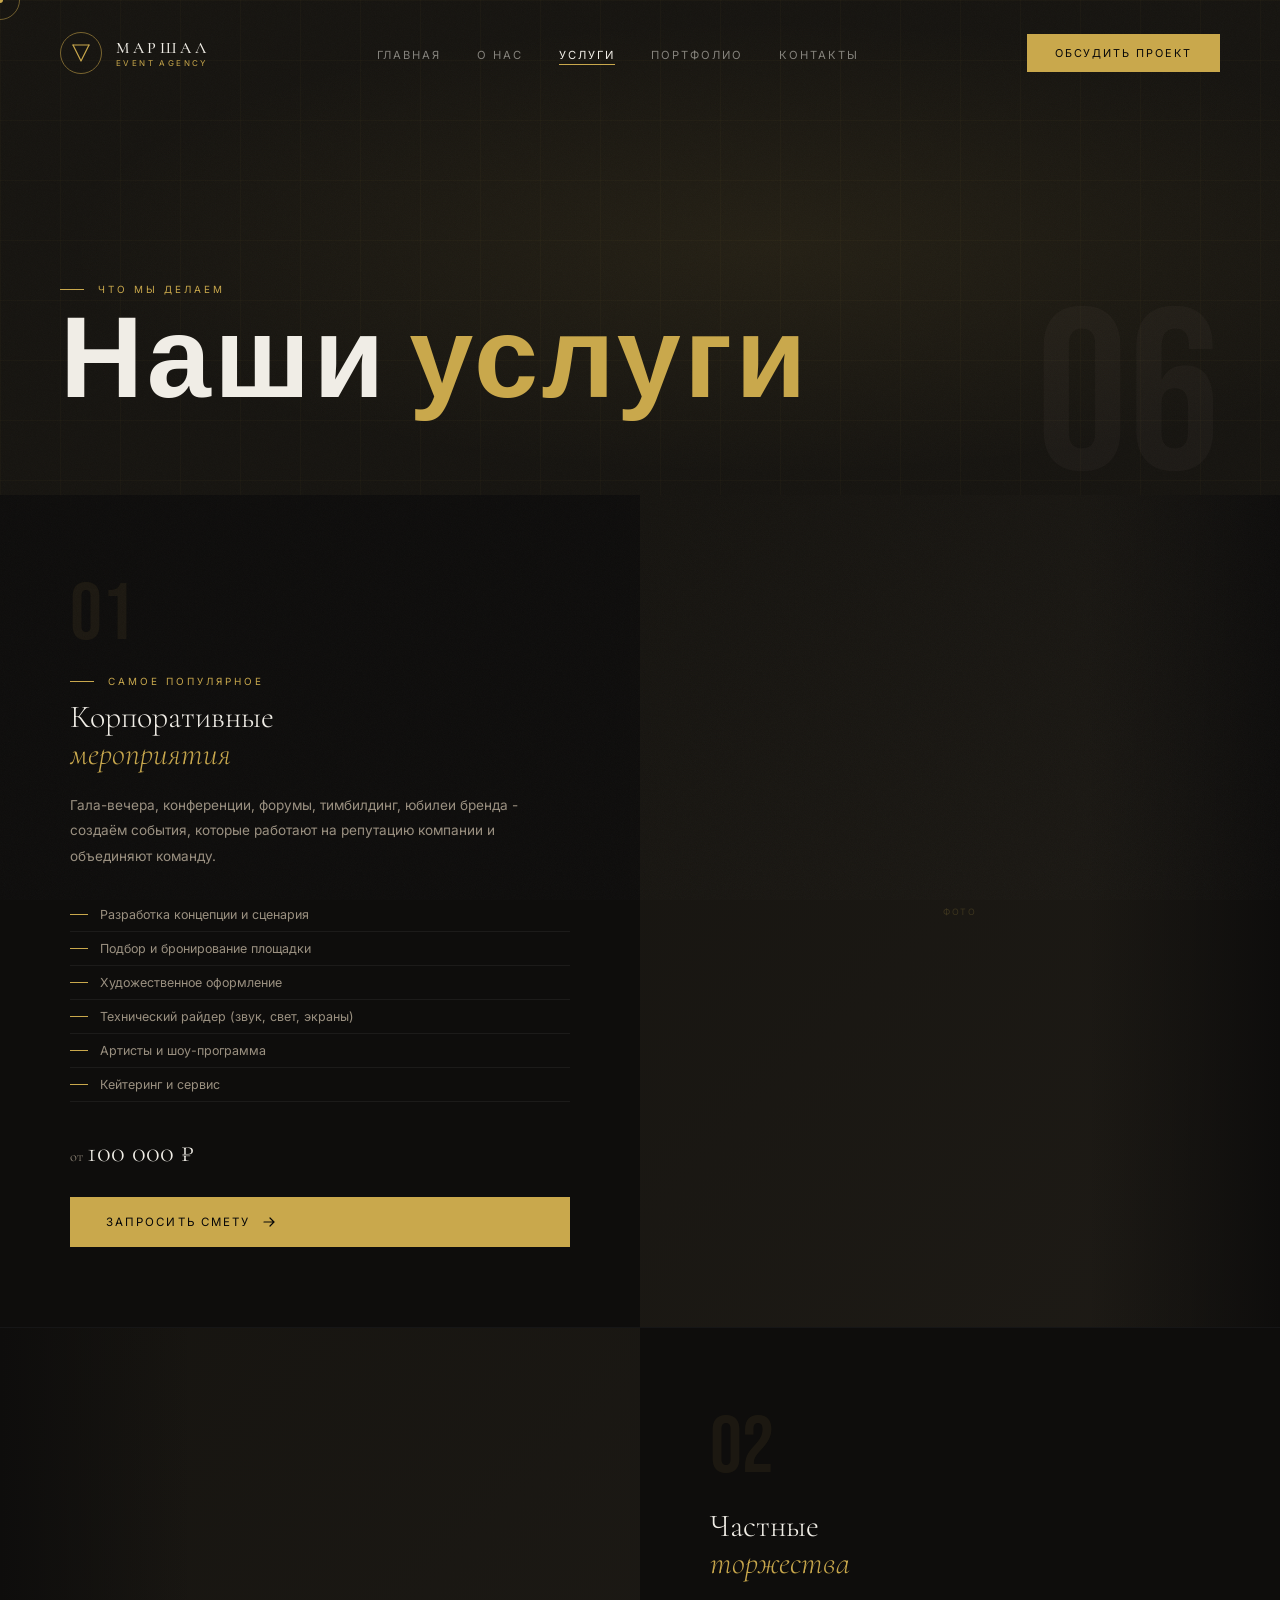
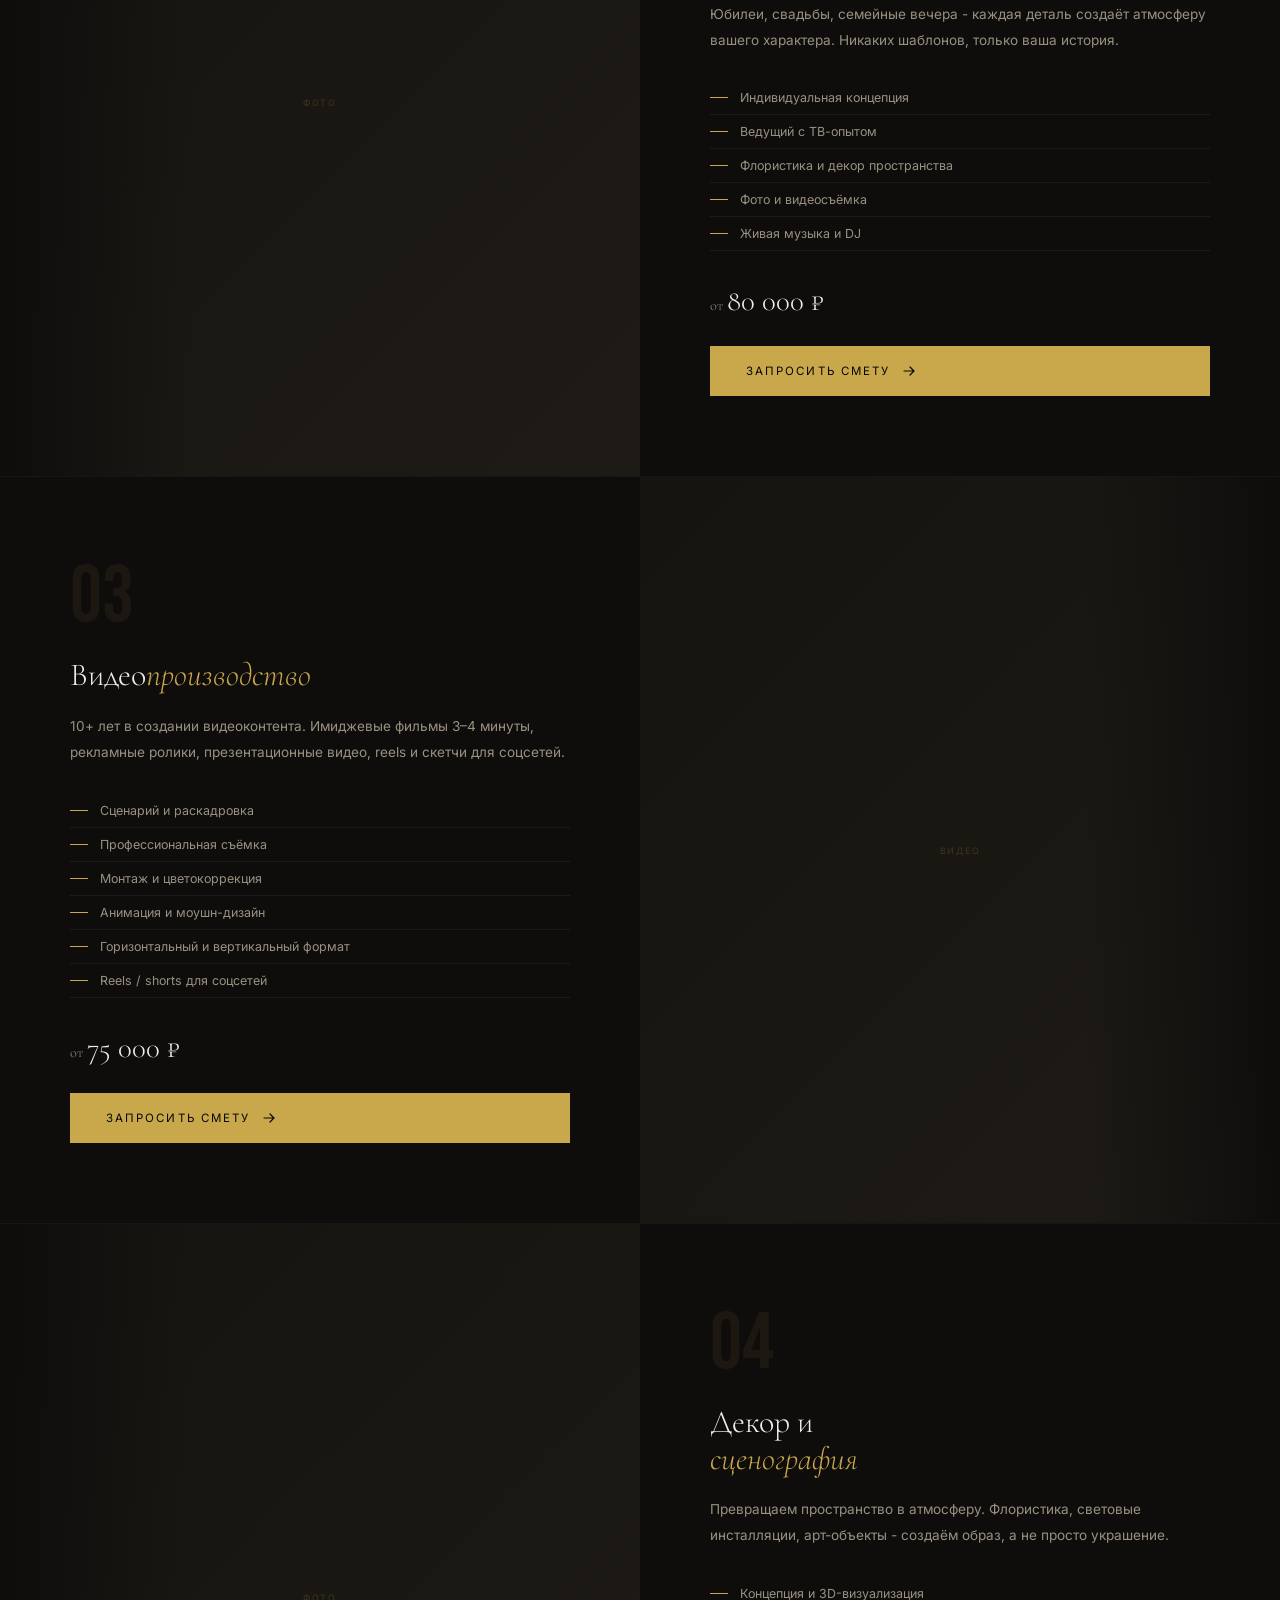
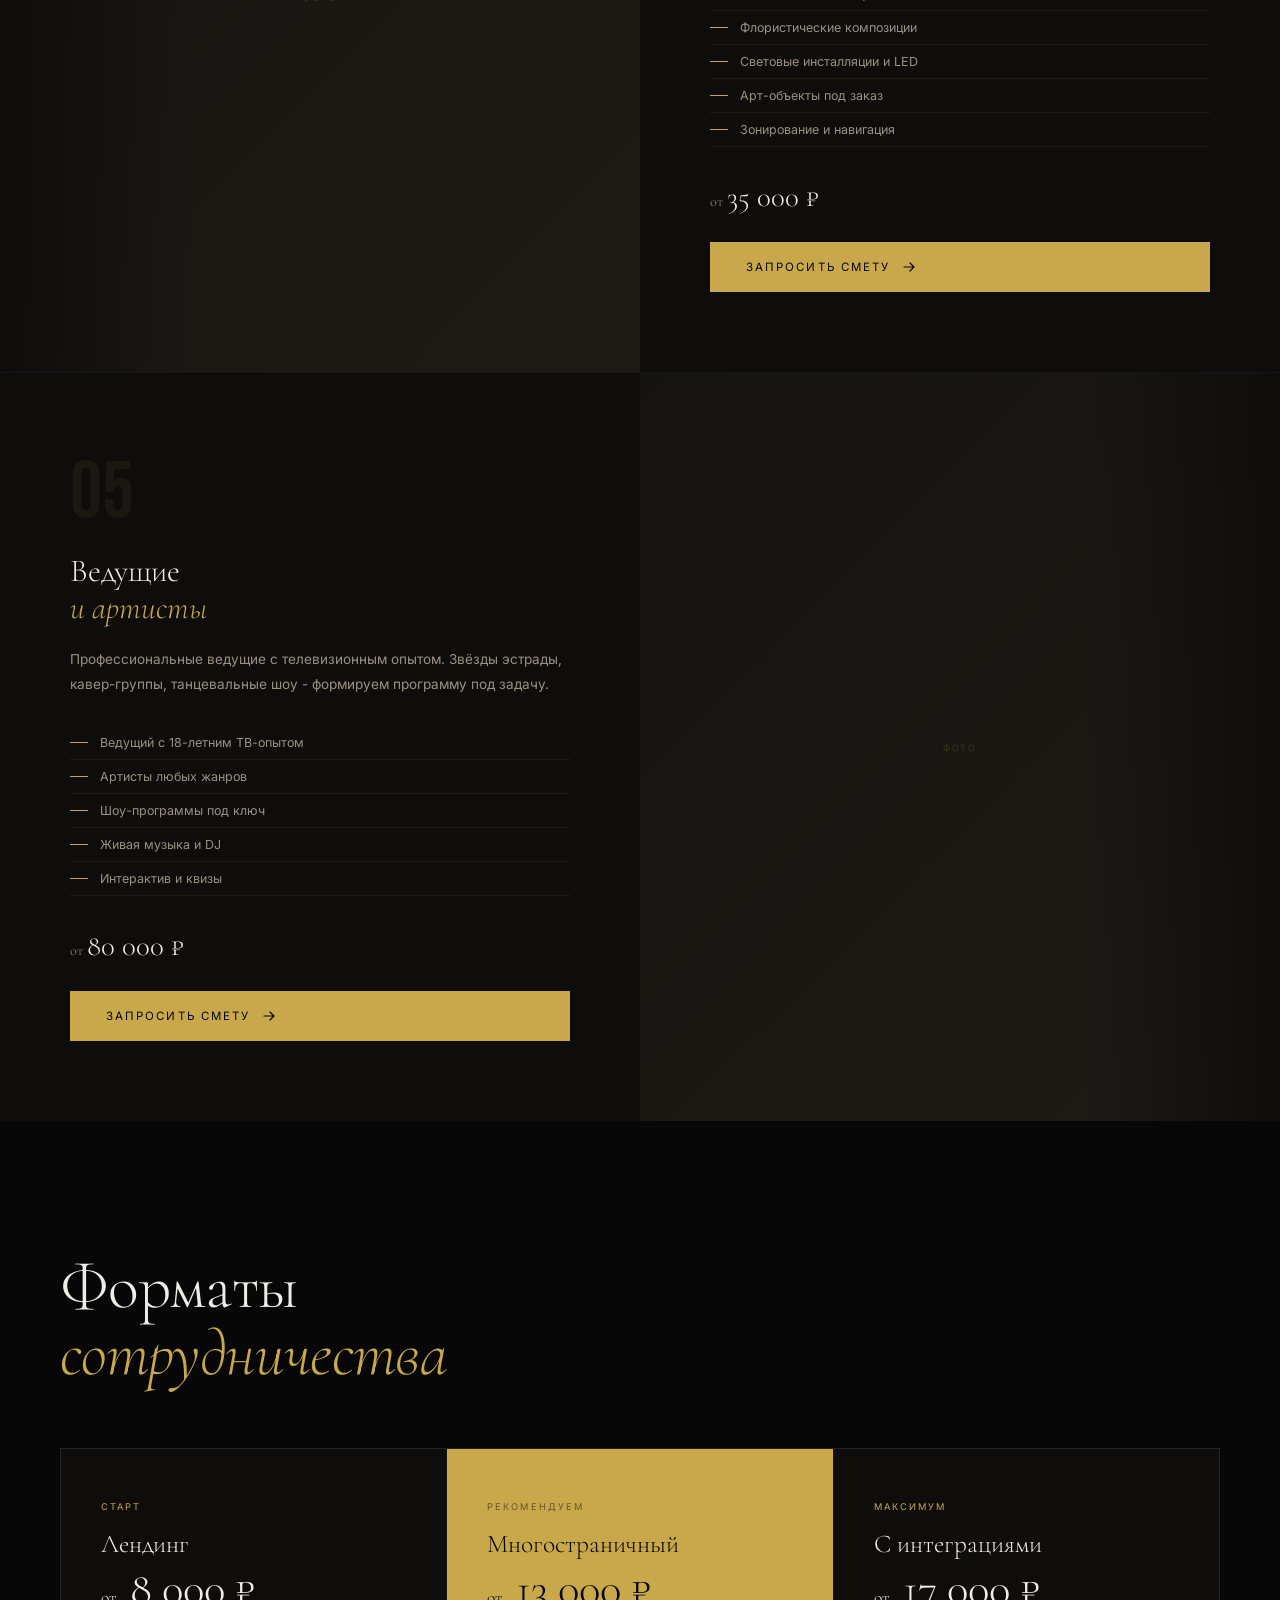
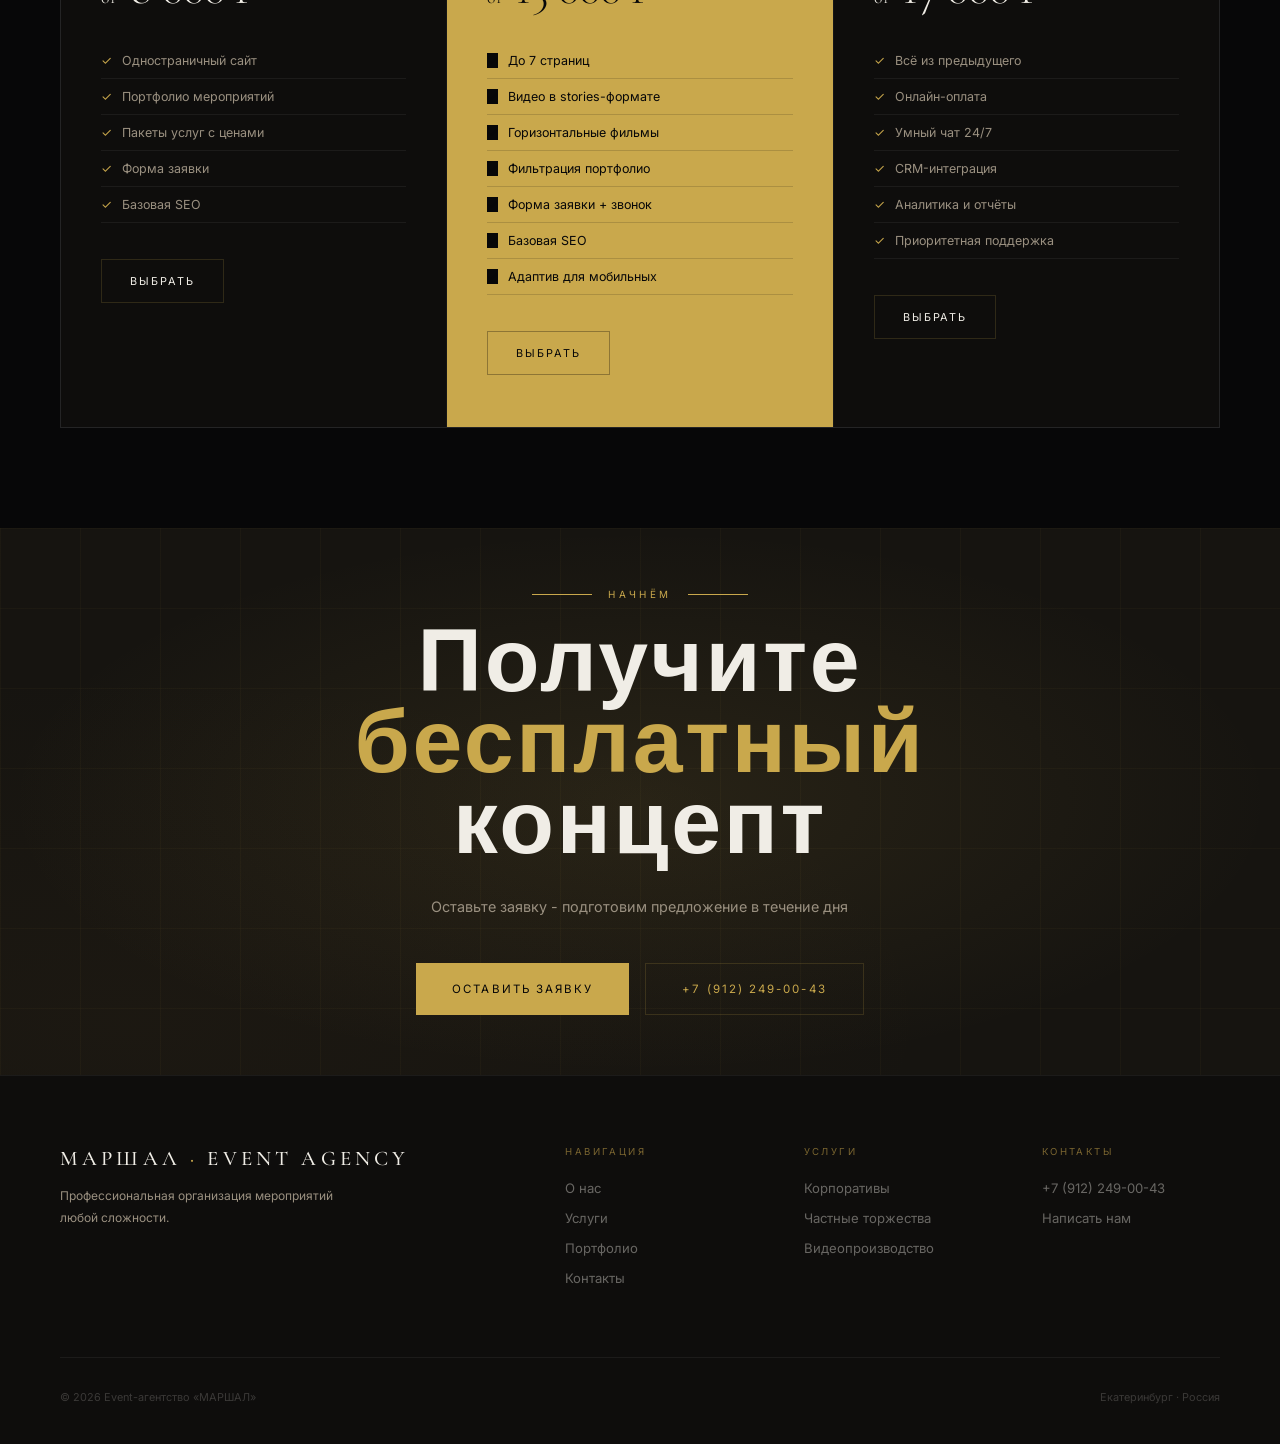
<file: services.html>
<!DOCTYPE html>
<html lang="ru">
<head>
  <meta charset="UTF-8">
  <meta name="viewport" content="width=device-width, initial-scale=1.0">
  <title>Услуги - МАРШАЛ Event Agency</title>
  <link rel="stylesheet" href="css/style.css">
  <style>
    .svc-full { padding: 0; }
    .svc-row {
      display: grid; grid-template-columns: 1fr 1fr;
      min-height: 520px; border-bottom: 1px solid var(--border-dark);
    }
    .svc-row:last-child { border-bottom: none; }
    .svc-row-text {
      padding: 80px 70px;
      display: flex; flex-direction: column; justify-content: center;
      background: var(--dark-1);
    }
    .svc-row:nth-child(even) .svc-row-text { order: 2; }
    .svc-row:nth-child(even) .svc-row-visual { order: 1; }
    .svc-row-visual {
      position: relative; overflow: hidden;
      background: var(--dark-3); min-height: 400px;
    }
    .svc-row-visual img { width: 100%; height: 100%; object-fit: cover; transition: transform 0.8s var(--ease-out); }
    .svc-row:hover .svc-row-visual img { transform: scale(1.04); }
    .svc-row-visual-ph {
      position: absolute; inset: 0;
      background: linear-gradient(135deg, var(--dark-2) 0%, var(--dark-3) 100%);
      display: flex; align-items: center; justify-content: center;
    }
    .svc-row-visual-ph-label { font-size: 0.55rem; letter-spacing: 0.2em; text-transform: uppercase; color: rgba(201,168,76,0.2); }
    .svc-row-visual-overlay {
      position: absolute; inset: 0;
      background: linear-gradient(to right, transparent 70%, var(--dark-1) 100%);
    }
    .svc-row:nth-child(even) .svc-row-visual-overlay {
      background: linear-gradient(to left, transparent 70%, var(--dark-1) 100%);
    }
    .svc-row-num {
      font-family: 'Bebas Neue', sans-serif;
      font-size: 5rem; color: rgba(201,168,76,0.08); line-height: 1; margin-bottom: 20px;
    }
    .svc-row-name {
      font-family: 'Cormorant Garamond', serif;
      font-size: clamp(1.6rem, 2.5vw, 2.6rem);
      font-weight: 300; color: var(--cream); line-height: 1.15; margin-bottom: 20px;
    }
    .svc-row-name em { font-style: italic; color: var(--gold); }
    .svc-row-desc { font-size: 0.85rem; line-height: 1.9; color: var(--cream-dim); margin-bottom: 28px; }
    .svc-includes { list-style: none; margin-bottom: 32px; }
    .svc-includes li {
      font-size: 0.78rem; color: var(--cream-dim);
      padding: 9px 0; border-bottom: 1px solid var(--border-dark);
      display: flex; align-items: center; gap: 12px;
    }
    .svc-includes li::before { content: ''; width: 18px; height: 1px; background: var(--gold); flex-shrink: 0; }
    .svc-row-price {
      font-family: 'Cormorant Garamond', serif;
      font-size: 1.8rem; font-weight: 300; color: var(--cream); margin-bottom: 28px;
    }
    .svc-row-price sub {
      font-size: 0.9rem; color: var(--cream-dim);
      vertical-align: baseline; margin-right: 4px;
    }

    /* packages */
    .packages-section { background: var(--black); padding: 100px 60px; }
    .pkg-grid {
      display: grid; grid-template-columns: repeat(3,1fr);
      gap: 1px; background: var(--border-dark); border: 1px solid var(--border-dark);
      margin-top: 60px;
    }
    .pkg-card {
      background: var(--dark-1); padding: 52px 40px;
      position: relative; overflow: hidden;
    }
    .pkg-card.feat { background: var(--gold); }
    .pkg-card.feat .pkg-name,
    .pkg-card.feat .pkg-price,
    .pkg-card.feat .pkg-feat li { color: var(--black); }
    .pkg-card.feat .pkg-feat li { border-color: rgba(0,0,0,0.15); }
    .pkg-card.feat .pkg-feat li::before { background: var(--black); }
    .pkg-tag { font-size: 0.58rem; letter-spacing: 0.22em; text-transform: uppercase; color: var(--gold); margin-bottom: 16px; }
    .pkg-card.feat .pkg-tag { color: rgba(0,0,0,0.5); }
    .pkg-name {
      font-family: 'Cormorant Garamond', serif;
      font-size: 1.6rem; font-weight: 300; color: var(--cream); margin-bottom: 8px;
    }
    .pkg-price {
      font-family: 'Cormorant Garamond', serif;
      font-size: 2.8rem; font-weight: 300; color: var(--cream); line-height: 1; margin-bottom: 32px;
    }
    .pkg-price sub { font-size: 1.1rem; vertical-align: baseline; margin-right: 4px; }
    .pkg-feat { list-style: none; margin-bottom: 36px; }
    .pkg-feat li {
      font-size: 0.78rem; color: var(--cream-dim);
      padding: 10px 0; border-bottom: 1px solid var(--border-dark);
      display: flex; gap: 10px; align-items: flex-start;
    }
    .pkg-feat li::before { content: '✓'; color: var(--gold); flex-shrink: 0; }
    .pkg-card.feat .pkg-feat li::before { color: var(--black); }
    .btn-pkg {
      display: inline-flex; align-items: center; gap: 10px;
      font-size: 0.68rem; letter-spacing: 0.18em; text-transform: uppercase;
      color: var(--cream); border: 1px solid var(--border);
      padding: 14px 28px; text-decoration: none;
      transition: all 0.3s;
    }
    .btn-pkg:hover { background: var(--gold); color: var(--black); border-color: var(--gold); }
    .pkg-card.feat .btn-pkg { color: var(--black); border-color: rgba(0,0,0,0.3); }
    .pkg-card.feat .btn-pkg:hover { background: var(--dark-1); color: var(--cream); border-color: var(--dark-1); }

    @media (max-width: 900px) {
      .svc-row { grid-template-columns: 1fr; }
      .svc-row:nth-child(even) .svc-row-text { order: 0; }
      .svc-row:nth-child(even) .svc-row-visual { order: 1; }
      .svc-row-text { padding: 48px 24px; }
      .svc-row-visual { min-height: 260px; }
      .pkg-grid { grid-template-columns: 1fr; }
    }
  </style>
</head>
<body>
<div class="noise"></div>
<div class="cursor-dot"></div>
<div class="cursor-ring"></div>
<div class="cursor-label"></div>

<div class="mobile-overlay">
  <ul class="mobile-nav">
    <li><a href="index.html">Главная</a></li>
    <li><a href="about.html">О нас</a></li>
    <li><a href="services.html">Услуги</a></li>
    <li><a href="portfolio.html">Портфолио</a></li>
    <li><a href="contacts.html">Контакты</a></li>
  </ul>
</div>

<header class="nav">
  <a href="index.html" class="nav-logo">
    <div class="nav-logo-icon">
      <svg viewBox="0 0 22 22" fill="none"><path d="M3 3L11 19L19 3" stroke="#c9a84c" stroke-width="1.2" stroke-linecap="round" stroke-linejoin="round"/><path d="M3 3h16" stroke="#c9a84c" stroke-width="1.2" stroke-linecap="round"/></svg>
    </div>
    <div class="nav-logo-text">Маршал<small>Event Agency</small></div>
  </a>
  <ul class="nav-links">
    <li><a href="index.html">Главная</a></li>
    <li><a href="about.html">О нас</a></li>
    <li><a href="services.html" class="active">Услуги</a></li>
    <li><a href="portfolio.html">Портфолио</a></li>
    <li><a href="contacts.html">Контакты</a></li>
  </ul>
  <a href="contacts.html" class="nav-cta"><span>Обсудить проект</span></a>
  <div class="burger"><span></span><span></span><span></span></div>
</header>

<div class="inner-hero">
  <div class="inner-hero-grid"></div>
  <div class="inner-hero-content">
    <div class="inner-tag">Что мы делаем</div>
    <h1 class="inner-title">Наши <em>услуги</em></h1>
  </div>
  <div class="inner-hero-num">06</div>
</div>

<!-- SERVICES ROWS -->
<section class="svc-full">
  <div class="svc-row">
    <div class="svc-row-text" data-reveal="left">
      <div class="svc-row-num">01</div>
      <div class="s-tag" style="margin-bottom:12px;">Самое популярное</div>
      <h2 class="svc-row-name">Корпоративные<br><em>мероприятия</em></h2>
      <p class="svc-row-desc">Гала-вечера, конференции, форумы, тимбилдинг, юбилеи бренда - создаём события, которые работают на репутацию компании и объединяют команду.</p>
      <ul class="svc-includes">
        <li>Разработка концепции и сценария</li>
        <li>Подбор и бронирование площадки</li>
        <li>Художественное оформление</li>
        <li>Технический райдер (звук, свет, экраны)</li>
        <li>Артисты и шоу-программа</li>
        <li>Кейтеринг и сервис</li>
      </ul>
      <div class="svc-row-price"><sub>от</sub>100 000 ₽</div>
      <a href="contacts.html" class="btn-gold" style="display:inline-flex;">
        <span>Запросить смету</span>
        <svg width="14" height="14" viewBox="0 0 14 14" fill="none"><path d="M2 7h10M8 3l4 4-4 4" stroke="currentColor" stroke-width="1.2" stroke-linecap="round"/></svg>
      </a>
    </div>
    <div class="svc-row-visual">
      <div class="svc-row-visual-ph"><div class="svc-row-visual-ph-label">Фото</div></div>
      <div class="svc-row-visual-overlay"></div>
    </div>
  </div>

  <div class="svc-row">
    <div class="svc-row-text" data-reveal="right">
      <div class="svc-row-num">02</div>
      <h2 class="svc-row-name">Частные<br><em>торжества</em></h2>
      <p class="svc-row-desc">Юбилеи, свадьбы, семейные вечера - каждая деталь создаёт атмосферу вашего характера. Никаких шаблонов, только ваша история.</p>
      <ul class="svc-includes">
        <li>Индивидуальная концепция</li>
        <li>Ведущий с ТВ-опытом</li>
        <li>Флористика и декор пространства</li>
        <li>Фото и видеосъёмка</li>
        <li>Живая музыка и DJ</li>
      </ul>
      <div class="svc-row-price"><sub>от</sub>80 000 ₽</div>
      <a href="contacts.html" class="btn-gold" style="display:inline-flex;">
        <span>Запросить смету</span>
        <svg width="14" height="14" viewBox="0 0 14 14" fill="none"><path d="M2 7h10M8 3l4 4-4 4" stroke="currentColor" stroke-width="1.2" stroke-linecap="round"/></svg>
      </a>
    </div>
    <div class="svc-row-visual">
      <div class="svc-row-visual-ph"><div class="svc-row-visual-ph-label">Фото</div></div>
      <div class="svc-row-visual-overlay"></div>
    </div>
  </div>

  <div class="svc-row">
    <div class="svc-row-text" data-reveal="left">
      <div class="svc-row-num">03</div>
      <h2 class="svc-row-name">Видео<em>производство</em></h2>
      <p class="svc-row-desc">10+ лет в создании видеоконтента. Имиджевые фильмы 3–4 минуты, рекламные ролики, презентационные видео, reels и скетчи для соцсетей.</p>
      <ul class="svc-includes">
        <li>Сценарий и раскадровка</li>
        <li>Профессиональная съёмка</li>
        <li>Монтаж и цветокоррекция</li>
        <li>Анимация и моушн-дизайн</li>
        <li>Горизонтальный и вертикальный формат</li>
        <li>Reels / shorts для соцсетей</li>
      </ul>
      <div class="svc-row-price"><sub>от</sub>75 000 ₽</div>
      <a href="contacts.html" class="btn-gold" style="display:inline-flex;">
        <span>Запросить смету</span>
        <svg width="14" height="14" viewBox="0 0 14 14" fill="none"><path d="M2 7h10M8 3l4 4-4 4" stroke="currentColor" stroke-width="1.2" stroke-linecap="round"/></svg>
      </a>
    </div>
    <div class="svc-row-visual">
      <div class="svc-row-visual-ph"><div class="svc-row-visual-ph-label">Видео</div></div>
      <div class="svc-row-visual-overlay"></div>
    </div>
  </div>

  <div class="svc-row">
    <div class="svc-row-text" data-reveal="right">
      <div class="svc-row-num">04</div>
      <h2 class="svc-row-name">Декор и<br><em>сценография</em></h2>
      <p class="svc-row-desc">Превращаем пространство в атмосферу. Флористика, световые инсталляции, арт-объекты - создаём образ, а не просто украшение.</p>
      <ul class="svc-includes">
        <li>Концепция и 3D-визуализация</li>
        <li>Флористические композиции</li>
        <li>Световые инсталляции и LED</li>
        <li>Арт-объекты под заказ</li>
        <li>Зонирование и навигация</li>
      </ul>
      <div class="svc-row-price"><sub>от</sub>35 000 ₽</div>
      <a href="contacts.html" class="btn-gold" style="display:inline-flex;">
        <span>Запросить смету</span>
        <svg width="14" height="14" viewBox="0 0 14 14" fill="none"><path d="M2 7h10M8 3l4 4-4 4" stroke="currentColor" stroke-width="1.2" stroke-linecap="round"/></svg>
      </a>
    </div>
    <div class="svc-row-visual">
      <div class="svc-row-visual-ph"><div class="svc-row-visual-ph-label">Фото</div></div>
      <div class="svc-row-visual-overlay"></div>
    </div>
  </div>

  <div class="svc-row">
    <div class="svc-row-text" data-reveal="left">
      <div class="svc-row-num">05</div>
      <h2 class="svc-row-name">Ведущие<br><em>и артисты</em></h2>
      <p class="svc-row-desc">Профессиональные ведущие с телевизионным опытом. Звёзды эстрады, кавер-группы, танцевальные шоу - формируем программу под задачу.</p>
      <ul class="svc-includes">
        <li>Ведущий с 18-летним ТВ-опытом</li>
        <li>Артисты любых жанров</li>
        <li>Шоу-программы под ключ</li>
        <li>Живая музыка и DJ</li>
        <li>Интерактив и квизы</li>
      </ul>
      <div class="svc-row-price"><sub>от</sub>80 000 ₽</div>
      <a href="contacts.html" class="btn-gold" style="display:inline-flex;">
        <span>Запросить смету</span>
        <svg width="14" height="14" viewBox="0 0 14 14" fill="none"><path d="M2 7h10M8 3l4 4-4 4" stroke="currentColor" stroke-width="1.2" stroke-linecap="round"/></svg>
      </a>
    </div>
    <div class="svc-row-visual">
      <div class="svc-row-visual-ph"><div class="svc-row-visual-ph-label">Фото</div></div>
      <div class="svc-row-visual-overlay"></div>
    </div>
  </div>
</section>

<!-- PACKAGES -->
<section class="packages-section">
  <div class="s-tag" data-reveal>Пакеты</div>
  <h2 class="s-title" data-reveal data-delay="2">Форматы<br><em>сотрудничества</em></h2>
  <div class="pkg-grid">
    <div class="pkg-card" data-reveal data-delay="1">
      <div class="pkg-tag">Старт</div>
      <div class="pkg-name">Лендинг</div>
      <div class="pkg-price"><sub>от</sub> 8 000 ₽</div>
      <ul class="pkg-feat">
        <li>Одностраничный сайт</li>
        <li>Портфолио мероприятий</li>
        <li>Пакеты услуг с ценами</li>
        <li>Форма заявки</li>
        <li>Базовая SEO</li>
      </ul>
      <a href="contacts.html" class="btn-pkg">Выбрать</a>
    </div>
    <div class="pkg-card feat" data-reveal data-delay="2">
      <div class="pkg-tag">Рекомендуем</div>
      <div class="pkg-name">Многостраничный</div>
      <div class="pkg-price"><sub>от</sub> 13 000 ₽</div>
      <ul class="pkg-feat">
        <li>До 7 страниц</li>
        <li>Видео в stories-формате</li>
        <li>Горизонтальные фильмы</li>
        <li>Фильтрация портфолио</li>
        <li>Форма заявки + звонок</li>
        <li>Базовая SEO</li>
        <li>Адаптив для мобильных</li>
      </ul>
      <a href="contacts.html" class="btn-pkg">Выбрать</a>
    </div>
    <div class="pkg-card" data-reveal data-delay="3">
      <div class="pkg-tag">Максимум</div>
      <div class="pkg-name">С интеграциями</div>
      <div class="pkg-price"><sub>от</sub> 17 000 ₽</div>
      <ul class="pkg-feat">
        <li>Всё из предыдущего</li>
        <li>Онлайн-оплата</li>
        <li>Умный чат 24/7</li>
        <li>CRM-интеграция</li>
        <li>Аналитика и отчёты</li>
        <li>Приоритетная поддержка</li>
      </ul>
      <a href="contacts.html" class="btn-pkg">Выбрать</a>
    </div>
  </div>
</section>

<!-- CTA -->
<section class="cta-section" style="min-height:50vh;">
  <div class="cta-bg"></div>
  <div class="cta-grid-lines"></div>
  <div class="cta-content">
    <div class="cta-sup" data-reveal>Начнём</div>
    <h2 class="cta-title" style="font-size:clamp(3rem,7vw,7rem);" data-reveal data-delay="2">
      Получите<br><span class="gold">бесплатный</span><br>концепт
    </h2>
    <p class="cta-sub" data-reveal data-delay="3">Оставьте заявку - подготовим предложение в течение дня</p>
    <div class="cta-actions" data-reveal data-delay="4" style="margin-top:32px;">
      <a href="contacts.html" class="btn-gold"><span>Оставить заявку</span></a>
      <a href="tel:+79122490043" class="btn-outline-gold">+7 (912) 249-00-43</a>
    </div>
  </div>
</section>

<footer>
  <div class="footer-top">
    <div><div class="footer-logo">Маршал <span>·</span> Event Agency</div><p class="footer-tag">Профессиональная организация мероприятий любой сложности.</p></div>
    <div><div class="f-col-title">Навигация</div><ul class="f-links"><li><a href="about.html">О нас</a></li><li><a href="services.html">Услуги</a></li><li><a href="portfolio.html">Портфолио</a></li><li><a href="contacts.html">Контакты</a></li></ul></div>
    <div><div class="f-col-title">Услуги</div><ul class="f-links"><li><a href="services.html">Корпоративы</a></li><li><a href="services.html">Частные торжества</a></li><li><a href="services.html">Видеопроизводство</a></li></ul></div>
    <div><div class="f-col-title">Контакты</div><ul class="f-links"><li><a href="tel:+79122490043">+7 (912) 249-00-43</a></li><li><a href="contacts.html">Написать нам</a></li></ul></div>
  </div>
  <div class="footer-bottom"><span>© 2026 Event-агентство «МАРШАЛ»</span><span>Екатеринбург · Россия</span></div>
</footer>
<script src="js/main.js"></script>
</body>
</html>
</file>
<file: css/style.css>
@import url('https://fonts.googleapis.com/css2?family=Cormorant+Garamond:ital,wght@0,300;0,400;0,500;0,600;1,300;1,400;1,600&family=Inter:wght@300;400;500;600&family=Bebas+Neue&display=swap');

/* ════════════════════════════════
   VARIABLES & RESET
════════════════════════════════ */
:root {
  --black:     #070708;
  --dark-1:    #0e0d0c;
  --dark-2:    #161410;
  --dark-3:    #1e1b16;
  --gold:      #c9a84c;
  --gold-2:    #e8c96a;
  --gold-dim:  #7a6530;
  --bronze:    #8b6530;
  --cream:     #f0ede6;
  --cream-dim: #9a9080;
  --white:     #ffffff;
  --border:    rgba(201,168,76,0.18);
  --border-dark: rgba(255,255,255,0.06);
  --r: 0px;
  --ease-out:  cubic-bezier(0.16, 1, 0.3, 1);
  --ease-in:   cubic-bezier(0.7, 0, 0.84, 0);
  --ease-io:   cubic-bezier(0.37, 0, 0.63, 1);
}

*, *::before, *::after { box-sizing: border-box; margin: 0; padding: 0; }
html { font-size: 16px; scroll-behavior: smooth; }
body {
  font-family: 'Inter', sans-serif;
  background: var(--black);
  color: var(--cream);
  overflow-x: hidden;
  cursor: none;
}
img { display: block; max-width: 100%; }
a { color: inherit; text-decoration: none; }
button { font-family: inherit; border: none; background: none; cursor: none; }

/* ════════════════════════════════
   CUSTOM CURSOR
════════════════════════════════ */
.cursor-dot {
  position: fixed; width: 6px; height: 6px;
  background: var(--gold); border-radius: 50%;
  pointer-events: none; z-index: 9999;
  transform: translate(-50%,-50%);
  transition: transform 0.1s ease, width 0.3s var(--ease-out), height 0.3s var(--ease-out);
}
.cursor-ring {
  position: fixed; width: 40px; height: 40px;
  border: 1px solid rgba(201,168,76,0.5);
  border-radius: 50%;
  pointer-events: none; z-index: 9998;
  transform: translate(-50%,-50%);
  transition: transform 0.5s var(--ease-out), width 0.4s var(--ease-out), height 0.4s var(--ease-out), opacity 0.3s, border-color 0.3s;
}
.cursor-ring.hovered {
  width: 70px; height: 70px;
  border-color: var(--gold);
}
.cursor-ring.play-hover {
  width: 90px; height: 90px;
  border-color: var(--gold);
  background: rgba(201,168,76,0.08);
}
.cursor-label {
  position: fixed; pointer-events: none; z-index: 9997;
  font-size: 0.58rem; letter-spacing: 0.15em; text-transform: uppercase;
  color: var(--gold); transform: translate(-50%,-50%);
  opacity: 0; transition: opacity 0.3s;
  white-space: nowrap;
}
.cursor-label.show { opacity: 1; }

/* ════════════════════════════════
   PAGE LOADER
════════════════════════════════ */
.loader {
  position: fixed; inset: 0; z-index: 8000;
  background: var(--black);
  display: flex; align-items: center; justify-content: center;
  flex-direction: column; gap: 32px;
  transition: opacity 0.8s var(--ease-in), visibility 0.8s;
}
.loader.out { opacity: 0; visibility: hidden; }
.loader-logo {
  font-family: 'Cormorant Garamond', serif;
  font-size: clamp(2.5rem, 6vw, 5rem);
  font-weight: 300; letter-spacing: 0.4em;
  text-transform: uppercase; color: var(--cream);
  overflow: hidden; display: flex;
}
.loader-logo-char {
  display: inline-block;
  transform: translateY(100%);
  animation: char-in 0.8s var(--ease-out) forwards;
}
.loader-sub {
  font-size: 0.65rem; letter-spacing: 0.35em; text-transform: uppercase;
  color: var(--gold); opacity: 0;
  animation: fade-in 0.6s 1s ease forwards;
}
.loader-bar-wrap {
  width: 240px; height: 1px; background: rgba(255,255,255,0.1);
  position: relative; overflow: hidden;
}
.loader-bar {
  position: absolute; top: 0; left: 0; height: 100%;
  background: var(--gold);
  animation: bar-fill 1.6s var(--ease-out) forwards;
}
@keyframes char-in { to { transform: translateY(0); } }
@keyframes fade-in { to { opacity: 1; } }
@keyframes bar-fill { from { width: 0; } to { width: 100%; } }

/* ════════════════════════════════
   NAV
════════════════════════════════ */
.nav {
  position: fixed; top: 0; left: 0; right: 0; z-index: 500;
  padding: 32px 60px;
  display: flex; align-items: center; justify-content: space-between;
  transition: padding 0.5s var(--ease-out), background 0.5s;
}
.nav.scrolled {
  padding: 18px 60px;
  background: rgba(7,7,8,0.92);
  backdrop-filter: blur(24px);
  border-bottom: 1px solid var(--border-dark);
}
.nav-logo {
  display: flex; align-items: center; gap: 14px;
}
.nav-logo-icon {
  width: 42px; height: 42px;
  border-radius: 50%;
  border: 1px solid var(--gold-dim);
  display: flex; align-items: center; justify-content: center;
}
.nav-logo-icon svg { width: 22px; height: 22px; }
.nav-logo-text {
  font-family: 'Cormorant Garamond', serif;
  font-size: 1rem; font-weight: 500;
  letter-spacing: 0.22em; text-transform: uppercase;
  color: var(--cream); line-height: 1;
}
.nav-logo-text small {
  display: block; font-size: 0.5rem; letter-spacing: 0.3em;
  color: var(--gold); font-family: 'Inter', sans-serif;
  font-weight: 400; margin-top: 3px;
}
.nav-links {
  display: flex; list-style: none; gap: 36px;
}
.nav-links a {
  font-size: 0.7rem; letter-spacing: 0.18em; text-transform: uppercase;
  color: rgba(240,237,230,0.5);
  transition: color 0.3s;
  position: relative;
}
.nav-links a::after {
  content: ''; position: absolute; bottom: -3px; left: 0;
  width: 0; height: 1px; background: var(--gold);
  transition: width 0.4s var(--ease-out);
}
.nav-links a:hover, .nav-links a.active { color: var(--cream); }
.nav-links a:hover::after, .nav-links a.active::after { width: 100%; }
.nav-cta {
  font-size: 0.68rem; letter-spacing: 0.18em; text-transform: uppercase;
  color: var(--black); background: var(--gold);
  padding: 12px 28px;
  transition: background 0.3s, color 0.3s;
  position: relative; overflow: hidden;
}
.nav-cta::before {
  content: ''; position: absolute; inset: 0;
  background: var(--gold-2); transform: translateX(-100%);
  transition: transform 0.4s var(--ease-out);
}
.nav-cta:hover::before { transform: translateX(0); }
.nav-cta span { position: relative; z-index: 1; }

/* BURGER */
.burger {
  display: none; width: 30px; height: 20px;
  flex-direction: column; justify-content: space-between; cursor: pointer;
}
.burger span {
  width: 100%; height: 1px; background: var(--cream);
  transition: transform 0.4s var(--ease-out), opacity 0.3s;
}
.burger.active span:nth-child(1) { transform: rotate(45deg) translate(7px, 7px); }
.burger.active span:nth-child(2) { opacity: 0; }
.burger.active span:nth-child(3) { transform: rotate(-45deg) translate(7px, -7px); }

/* MOBILE MENU */
.mobile-overlay {
  position: fixed; inset: 0; z-index: 400;
  background: var(--dark-1);
  display: flex; align-items: center; justify-content: center;
  opacity: 0; visibility: hidden;
  transition: opacity 0.5s var(--ease-out), visibility 0.5s;
}
.mobile-overlay.open { opacity: 1; visibility: visible; }
.mobile-nav { list-style: none; text-align: center; }
.mobile-nav li { margin: 16px 0; overflow: hidden; }
.mobile-nav a {
  font-family: 'Cormorant Garamond', serif;
  font-size: clamp(2.5rem, 7vw, 5rem);
  font-weight: 300; letter-spacing: 0.05em;
  color: var(--cream);
  display: inline-block;
  transform: translateY(110%);
  transition: transform 0.7s var(--ease-out), color 0.3s;
}
.mobile-overlay.open .mobile-nav a { transform: translateY(0); }
.mobile-nav a:hover { color: var(--gold); }

/* ════════════════════════════════
   SCROLL ANIMATIONS
════════════════════════════════ */
[data-reveal] {
  opacity: 0;
  transform: translateY(50px);
  transition: opacity 0.9s var(--ease-out), transform 0.9s var(--ease-out);
}
[data-reveal="left"] { transform: translateX(-60px); }
[data-reveal="right"] { transform: translateX(60px); }
[data-reveal="scale"] { transform: scale(0.9); }
[data-reveal].in-view { opacity: 1; transform: none; }

/* stagger delays */
[data-delay="1"] { transition-delay: 0.1s; }
[data-delay="2"] { transition-delay: 0.2s; }
[data-delay="3"] { transition-delay: 0.3s; }
[data-delay="4"] { transition-delay: 0.4s; }
[data-delay="5"] { transition-delay: 0.5s; }
[data-delay="6"] { transition-delay: 0.6s; }

/* split text animation */
.split-title .word {
  overflow: hidden; display: inline-block; margin-right: 0.25em;
}
.split-title .char {
  display: inline-block;
  transform: translateY(105%);
  transition: transform 0.8s var(--ease-out);
}
.split-title.in-view .char { transform: translateY(0); }

/* ════════════════════════════════
   NOISE OVERLAY
════════════════════════════════ */
.noise {
  position: fixed; inset: 0; z-index: 1;
  pointer-events: none;
  opacity: 0.03;
  background-image: url("data:image/svg+xml,%3Csvg viewBox='0 0 256 256' xmlns='http://www.w3.org/2000/svg'%3E%3Cfilter id='n'%3E%3CfeTurbulence type='fractalNoise' baseFrequency='0.9' numOctaves='4' stitchTiles='stitch'/%3E%3C/filter%3E%3Crect width='100%25' height='100%25' filter='url(%23n)'/%3E%3C/svg%3E");
  background-size: 200px;
  animation: noise-anim 0.5s steps(2) infinite;
}
@keyframes noise-anim {
  0% { transform: translate(0,0); }
  25% { transform: translate(-2px,1px); }
  50% { transform: translate(1px,-2px); }
  75% { transform: translate(-1px,2px); }
  100% { transform: translate(2px,-1px); }
}

/* ════════════════════════════════
   PAGE TRANSITION
════════════════════════════════ */
.page-transition {
  position: fixed; inset: 0; z-index: 7000;
  background: var(--gold);
  transform: scaleY(0); transform-origin: bottom;
  transition: transform 0.6s var(--ease-io);
  pointer-events: none;
}
.page-transition.entering { transform: scaleY(1); transform-origin: bottom; }
.page-transition.leaving { transform: scaleY(0); transform-origin: top; }

/* ════════════════════════════════
   HERO
════════════════════════════════ */
.hero {
  position: relative; min-height: 100vh; min-height: 100svh;
  display: flex; align-items: flex-end;
  padding: 0 60px 80px;
  overflow: hidden;
}
.hero-video-bg {
  position: absolute; inset: 0; z-index: 0;
  overflow: hidden;
}
.hero-video-bg video {
  width: 100%; height: 100%;
  object-fit: cover;
}
.hero-video-bg::after {
  content: '';
  position: absolute; inset: 0;
  background: linear-gradient(
    to bottom,
    rgba(7,7,8,0.3) 0%,
    rgba(7,7,8,0.1) 30%,
    rgba(7,7,8,0.5) 70%,
    rgba(7,7,8,0.92) 100%
  );
}
/* fallback gradient when no video */
.hero-video-bg.no-video {
  background:
    radial-gradient(ellipse at 70% 40%, rgba(201,168,76,0.12) 0%, transparent 60%),
    radial-gradient(ellipse at 20% 80%, rgba(139,101,48,0.08) 0%, transparent 50%),
    linear-gradient(135deg, #0a0908 0%, #131210 40%, #0e0c09 100%);
}
.hero-badge {
  position: absolute; top: 140px; right: 60px;
  z-index: 2;
  width: 110px; height: 110px;
  border: 1px solid var(--border);
  border-radius: 50%;
  display: flex; align-items: center; justify-content: center;
  animation: spin 20s linear infinite;
}
.hero-badge-inner {
  font-size: 0.52rem; letter-spacing: 0.22em;
  text-transform: uppercase; color: var(--gold);
  text-align: center; line-height: 2;
}
@keyframes spin { to { transform: rotate(360deg); } }
.hero-content { position: relative; z-index: 2; width: 100%; }
.hero-tag {
  font-size: 0.65rem; letter-spacing: 0.3em; text-transform: uppercase;
  color: var(--gold); margin-bottom: 28px;
  display: flex; align-items: center; gap: 16px;
  overflow: hidden;
}
.hero-tag-line {
  display: inline-block;
  width: 0; height: 1px; background: var(--gold);
  animation: tag-line 1s 1.8s var(--ease-out) forwards;
}
@keyframes tag-line { to { width: 40px; } }
.hero-tag-text {
  transform: translateX(-20px); opacity: 0;
  animation: tag-text 0.8s 1.8s var(--ease-out) forwards;
}
@keyframes tag-text { to { transform: translateX(0); opacity: 1; } }
.hero-title {
  font-family: 'Bebas Neue', sans-serif;
  font-size: clamp(4rem, 11vw, 12rem);
  line-height: 0.92;
  letter-spacing: 0.02em;
  color: var(--cream);
  margin-bottom: 36px;
}
.hero-title .gold-word { color: var(--gold); }
.hero-title .outline-word {
  -webkit-text-stroke: 1px rgba(240,237,230,0.3);
  color: transparent;
}
.hero-bottom {
  display: flex; align-items: flex-end;
  justify-content: space-between; gap: 40px;
}
.hero-desc {
  font-size: 0.9rem; line-height: 1.8;
  color: rgba(240,237,230,0.5);
  max-width: 400px;
}
.hero-actions { display: flex; align-items: center; gap: 24px; flex-shrink: 0; }
.btn-gold {
  display: inline-flex; align-items: center; gap: 12px;
  font-size: 0.72rem; letter-spacing: 0.18em; text-transform: uppercase;
  color: var(--black); background: var(--gold);
  padding: 18px 36px;
  transition: background 0.3s;
  position: relative; overflow: hidden;
}
.btn-gold::before {
  content: ''; position: absolute; inset: 0;
  background: var(--gold-2); transform: scaleX(0); transform-origin: left;
  transition: transform 0.4s var(--ease-out);
}
.btn-gold:hover::before { transform: scaleX(1); }
.btn-gold span, .btn-gold svg { position: relative; z-index: 1; }
.btn-outline-gold {
  display: inline-flex; align-items: center; gap: 10px;
  font-size: 0.72rem; letter-spacing: 0.18em; text-transform: uppercase;
  color: var(--gold); border: 1px solid var(--border);
  padding: 18px 36px;
  transition: background 0.3s, color 0.3s;
}
.btn-outline-gold:hover { background: rgba(201,168,76,0.1); }
.hero-scroll-line {
  position: absolute; left: 60px; bottom: 0;
  width: 1px; height: 80px;
  background: linear-gradient(to bottom, transparent, var(--gold));
  animation: scroll-pulse 2s ease-in-out infinite;
}
@keyframes scroll-pulse {
  0%,100% { opacity: 0; transform: scaleY(0.5) translateY(-10px); }
  50% { opacity: 1; transform: scaleY(1) translateY(0); }
}
.hero-year {
  position: absolute; right: 60px; bottom: 80px;
  font-family: 'Cormorant Garamond', serif;
  font-size: clamp(8rem, 16vw, 18rem);
  font-weight: 300; color: rgba(240,237,230,0.03);
  line-height: 1; pointer-events: none;
  z-index: 1;
}

/* ════════════════════════════════
   STORIES / REELS SECTION
════════════════════════════════ */
.stories-section {
  background: var(--dark-1);
  padding: 100px 0;
  overflow: hidden;
}
.stories-header {
  padding: 0 60px;
  display: flex; align-items: flex-end; justify-content: space-between;
  margin-bottom: 48px;
}
.stories-track-wrap {
  position: relative;
  overflow: hidden;
}
.stories-track {
  display: flex; gap: 16px;
  padding: 0 60px;
  overflow-x: auto;
  scroll-snap-type: x mandatory;
  scrollbar-width: none;
  cursor: grab;
  user-select: none;
}
.stories-track::-webkit-scrollbar { display: none; }
.stories-track.grabbing { cursor: grabbing; }
.story-card {
  flex-shrink: 0;
  width: 260px; /* 9:16 */
  aspect-ratio: 9/16;
  position: relative; overflow: hidden;
  background: var(--dark-3);
  scroll-snap-align: start;
  border: 1px solid var(--border-dark);
  transition: border-color 0.3s;
}
.story-card:hover { border-color: var(--border); }
.story-card iframe,
.story-card video {
  position: absolute; inset: 0;
  width: 100%; height: 100%;
  border: none; object-fit: cover;
  pointer-events: none; /* снимается классом .playing */
}
/* когда видео запущено — iframe активен, оверлей скрыт */
.story-card.playing iframe,
.story-card.playing video {
  pointer-events: auto;
}
.story-card.playing .story-card-overlay,
.story-card.playing .story-play-btn { display: none; }

.story-card-overlay {
  position: absolute; inset: 0;
  background: linear-gradient(to top, rgba(7,7,8,0.85) 0%, transparent 45%);
  display: flex; align-items: flex-end; padding: 20px;
  z-index: 2;
  transition: opacity 0.3s;
}
.story-card:hover .story-card-overlay { opacity: 0.7; }
.story-play-btn {
  position: absolute; top: 50%; left: 50%;
  transform: translate(-50%,-50%);
  width: 60px; height: 60px; border-radius: 50%;
  background: rgba(201,168,76,0.15);
  border: 1px solid rgba(201,168,76,0.5);
  display: flex; align-items: center; justify-content: center;
  z-index: 3; cursor: pointer;
  transition: background 0.3s, transform 0.3s;
}
.story-card:hover .story-play-btn {
  background: var(--gold);
  transform: translate(-50%,-50%) scale(1.1);
}
.story-card:hover .story-play-btn svg path { fill: var(--black); }
.story-play-btn svg { margin-left: 3px; }
.story-label {
  font-family: 'Cormorant Garamond', serif;
  font-size: 1rem; font-weight: 300; color: var(--cream);
}
.story-tag {
  font-size: 0.58rem; letter-spacing: 0.15em; text-transform: uppercase;
  color: var(--gold); margin-bottom: 4px;
}
.story-ph {
  position: absolute; inset: 0;
  background: var(--dark-3);
  display: flex; align-items: center; justify-content: center;
  flex-direction: column; gap: 12px;
}
.story-ph-icon { font-size: 2.5rem; color: var(--gold-dim); opacity: 0.4; }
.story-ph-text { font-size: 0.6rem; letter-spacing: 0.15em; text-transform: uppercase; color: var(--cream-dim); }
/* scroll arrows */
.stories-arrows {
  display: flex; gap: 8px; margin-top: 32px;
  padding: 0 60px;
}
.arrow-btn {
  width: 48px; height: 48px;
  border: 1px solid var(--border);
  display: flex; align-items: center; justify-content: center;
  cursor: pointer; color: var(--cream-dim);
  transition: background 0.3s, color 0.3s, border-color 0.3s;
}
.arrow-btn:hover { background: var(--gold); color: var(--black); border-color: var(--gold); }

/* ════════════════════════════════
   STATS BAND
════════════════════════════════ */
.stats-band {
  background: var(--gold);
  padding: 60px;
  display: grid; grid-template-columns: repeat(4, 1fr);
  gap: 0;
}
.stat-col {
  padding: 20px 40px;
  border-right: 1px solid rgba(0,0,0,0.15);
  text-align: center;
}
.stat-col:last-child { border-right: none; }
.stat-num {
  font-family: 'Bebas Neue', sans-serif;
  font-size: clamp(3rem, 6vw, 6rem);
  color: var(--black); line-height: 1;
}
.stat-text {
  font-size: 0.65rem; letter-spacing: 0.2em; text-transform: uppercase;
  color: rgba(0,0,0,0.5); margin-top: 6px;
}

/* ════════════════════════════════
   SECTION COMMONS
════════════════════════════════ */
.section { padding: 120px 60px; }
.s-tag {
  font-size: 0.62rem; letter-spacing: 0.3em; text-transform: uppercase;
  color: var(--gold); margin-bottom: 20px;
  display: flex; align-items: center; gap: 14px;
}
.s-tag::before { content: ''; width: 24px; height: 1px; background: var(--gold); }
.s-title {
  font-family: 'Cormorant Garamond', serif;
  font-size: clamp(2.4rem, 5vw, 5rem);
  font-weight: 300; line-height: 1.05; letter-spacing: -0.01em;
  color: var(--cream);
}
.s-title em { font-style: italic; color: var(--gold); }
.s-title .dim { color: rgba(240,237,230,0.3); }

/* ════════════════════════════════
   SERVICES
════════════════════════════════ */
.services-section { background: var(--dark-1); }
.services-grid {
  display: grid; grid-template-columns: repeat(3, 1fr);
  gap: 1px; background: var(--border-dark);
  border: 1px solid var(--border-dark);
  margin-top: 60px;
}
.svc-card {
  background: var(--dark-1);
  padding: 48px 36px;
  position: relative; overflow: hidden;
  transition: background 0.4s;
}
.svc-card::after {
  content: '';
  position: absolute; bottom: 0; left: 0;
  width: 0; height: 2px; background: var(--gold);
  transition: width 0.5s var(--ease-out);
}
.svc-card:hover { background: var(--dark-2); }
.svc-card:hover::after { width: 100%; }
.svc-num {
  font-family: 'Cormorant Garamond', serif;
  font-size: 4rem; font-weight: 300;
  color: rgba(240,237,230,0.05); line-height: 1;
  margin-bottom: 24px;
}
.svc-icon { font-size: 1.8rem; color: var(--gold); margin-bottom: 20px; }
.svc-name {
  font-family: 'Cormorant Garamond', serif;
  font-size: 1.4rem; font-weight: 400;
  color: var(--cream); margin-bottom: 12px; line-height: 1.2;
}
.svc-desc { font-size: 0.8rem; line-height: 1.8; color: var(--cream-dim); margin-bottom: 24px; }
.svc-price { font-size: 0.7rem; letter-spacing: 0.12em; color: var(--gold); }
.svc-arrow {
  position: absolute; bottom: 24px; right: 24px;
  color: var(--border); font-size: 1.2rem;
  transition: color 0.3s, transform 0.3s;
}
.svc-card:hover .svc-arrow { color: var(--gold); transform: translate(3px,-3px); }

/* ════════════════════════════════
   FILMS / VIDEOS SECTION
════════════════════════════════ */
.films-section { background: var(--black); padding: 100px 0; }
.films-header { padding: 0 60px; margin-bottom: 60px; }
.films-grid {
  display: grid; grid-template-columns: 1fr 1fr; gap: 2px;
  margin-bottom: 2px;
}
.film-card {
  position: relative; overflow: hidden;
  aspect-ratio: 16/9;
  background: var(--dark-2);
}
.film-card.wide { grid-column: span 2; aspect-ratio: 21/9; }
.film-card iframe {
  position: absolute; inset: 0;
  width: 100%; height: 100%; border: none;
}
.film-overlay {
  position: absolute; inset: 0; z-index: 2;
  background: rgba(7,7,8,0.6);
  display: flex; align-items: center; justify-content: center;
  flex-direction: column; gap: 20px;
  transition: background 0.4s;
  cursor: pointer;
}
.film-overlay:hover { background: rgba(7,7,8,0.3); }
/* когда фильм запущен — iframe активен */
.film-card.playing iframe { pointer-events: auto; }
.film-card.playing .film-overlay { display: none; }
.film-play-ring {
  width: 80px; height: 80px; border-radius: 50%;
  border: 2px solid var(--gold);
  display: flex; align-items: center; justify-content: center;
  transition: transform 0.3s, background 0.3s;
}
.film-overlay:hover .film-play-ring {
  transform: scale(1.15);
  background: rgba(201,168,76,0.15);
}
.film-play-ring svg { margin-left: 4px; }
.film-duration {
  font-size: 0.62rem; letter-spacing: 0.2em;
  text-transform: uppercase; color: var(--gold);
}
.film-info {
  position: absolute; bottom: 0; left: 0; right: 0; z-index: 3;
  padding: 28px 28px 24px;
  background: linear-gradient(to top, rgba(7,7,8,0.9), transparent);
  opacity: 0; transition: opacity 0.3s;
  pointer-events: none;
}
.film-card:hover .film-info { opacity: 1; }
.film-cat { font-size: 0.58rem; letter-spacing: 0.2em; color: var(--gold); margin-bottom: 4px; }
.film-name {
  font-family: 'Cormorant Garamond', serif;
  font-size: 1.2rem; color: var(--cream); font-weight: 300;
}
.film-ph {
  position: absolute; inset: 0;
  display: flex; align-items: center; justify-content: center;
  background: var(--dark-2);
}
.film-ph-text { font-size: 0.6rem; letter-spacing: 0.15em; text-transform: uppercase; color: var(--cream-dim); opacity: 0.4; }

/* ════════════════════════════════
   ABOUT / FOUNDER SECTION
════════════════════════════════ */
.about-section {
  background: var(--dark-1);
  display: grid; grid-template-columns: 1fr 1fr; gap: 0;
  min-height: 600px;
}
.about-visual {
  position: relative; overflow: hidden;
  background: var(--dark-3);
}
.about-visual img {
  width: 100%; height: 100%; object-fit: cover;
  transition: transform 0.8s var(--ease-out);
}
.about-section:hover .about-visual img { transform: scale(1.04); }
.about-visual-overlay {
  position: absolute; inset: 0;
  background: linear-gradient(to right, transparent 60%, var(--dark-1) 100%);
}
.about-gold-strip {
  position: absolute; left: 0; bottom: 0;
  width: 3px; height: 60%;
  background: linear-gradient(to top, var(--gold), transparent);
}
.about-text {
  padding: 80px 70px;
  display: flex; flex-direction: column; justify-content: center;
}
.about-lead {
  font-family: 'Cormorant Garamond', serif;
  font-size: clamp(1.4rem, 2.2vw, 2rem);
  font-weight: 300; line-height: 1.5;
  color: var(--cream); margin-bottom: 28px;
}
.about-body {
  font-size: 0.85rem; line-height: 1.9;
  color: var(--cream-dim);
}
.about-body p + p { margin-top: 16px; }
.about-body strong { color: var(--cream); font-weight: 500; }
.about-metrics {
  display: grid; grid-template-columns: 1fr 1fr;
  gap: 24px; margin-top: 40px;
  padding-top: 40px;
  border-top: 1px solid var(--border-dark);
}
.about-metric-num {
  font-family: 'Cormorant Garamond', serif;
  font-size: 2.4rem; font-weight: 300; color: var(--gold); line-height: 1;
}
.about-metric-label {
  font-size: 0.65rem; letter-spacing: 0.15em; text-transform: uppercase;
  color: var(--cream-dim); margin-top: 4px;
}

/* ════════════════════════════════
   PORTFOLIO STRIP
════════════════════════════════ */
.portfolio-section { background: var(--black); padding: 100px 60px; }
.portfolio-grid {
  display: grid;
  grid-template-columns: repeat(12, 1fr);
  grid-auto-rows: 280px;
  gap: 8px; margin-top: 60px;
}
.p-item {
  position: relative; overflow: hidden;
  background: var(--dark-2);
  cursor: pointer;
}
.p-item:nth-child(1) { grid-column: span 7; grid-row: span 2; }
.p-item:nth-child(2) { grid-column: span 5; }
.p-item:nth-child(3) { grid-column: span 5; }
.p-item:nth-child(4) { grid-column: span 4; grid-row: span 1; }
.p-item:nth-child(5) { grid-column: span 4; }
.p-item:nth-child(6) { grid-column: span 4; }
.p-item img, .p-item video {
  width: 100%; height: 100%; object-fit: cover;
  transition: transform 0.8s var(--ease-out);
}
.p-item:hover img, .p-item:hover video { transform: scale(1.07); }
.p-overlay {
  position: absolute; inset: 0;
  background: linear-gradient(to top, rgba(7,7,8,0.9) 0%, transparent 55%);
  opacity: 0; transition: opacity 0.4s;
  display: flex; align-items: flex-end; padding: 24px;
}
.p-item:hover .p-overlay { opacity: 1; }
.p-cat { font-size: 0.58rem; letter-spacing: 0.2em; text-transform: uppercase; color: var(--gold); margin-bottom: 4px; }
.p-name {
  font-family: 'Cormorant Garamond', serif;
  font-size: 1.2rem; color: var(--cream); font-weight: 300;
}
.p-ph {
  position: absolute; inset: 0;
  display: flex; align-items: center; justify-content: center;
  background: linear-gradient(135deg, var(--dark-2), var(--dark-3));
}
.p-ph-label {
  font-size: 0.55rem; letter-spacing: 0.2em; text-transform: uppercase; color: var(--cream-dim); opacity: 0.3;
}

/* ════════════════════════════════
   CLIENTS MARQUEE
════════════════════════════════ */
.clients-section {
  background: var(--dark-1);
  padding: 80px 0;
  overflow: hidden;
}
.clients-marquee-wrap { margin-top: 40px; overflow: hidden; }
.clients-marquee {
  display: flex; gap: 0;
  animation: marquee-left 30s linear infinite;
  white-space: nowrap; width: max-content;
}
.clients-marquee:hover { animation-play-state: paused; }
.client-tag {
  display: inline-flex; align-items: center; gap: 24px;
  padding: 0 36px;
  font-size: 0.7rem; letter-spacing: 0.2em; text-transform: uppercase;
  color: rgba(240,237,230,0.25);
  transition: color 0.3s;
  border-right: 1px solid var(--border-dark);
  flex-shrink: 0;
}
.client-tag:hover { color: var(--cream-dim); }
.client-dot { width: 3px; height: 3px; background: var(--gold-dim); border-radius: 50%; flex-shrink: 0; }
@keyframes marquee-left {
  from { transform: translateX(0); }
  to { transform: translateX(-50%); }
}

/* ════════════════════════════════
   CTA FULLSCREEN
════════════════════════════════ */
.cta-section {
  position: relative; overflow: hidden;
  min-height: 70vh;
  display: flex; align-items: center; justify-content: center;
  text-align: center;
  background: var(--dark-2);
}
.cta-bg {
  position: absolute; inset: 0;
  background:
    radial-gradient(ellipse at 50% 50%, rgba(201,168,76,0.1) 0%, transparent 70%),
    radial-gradient(ellipse at 10% 90%, rgba(139,101,48,0.05) 0%, transparent 50%);
}
.cta-grid-lines {
  position: absolute; inset: 0;
  background-image:
    linear-gradient(rgba(201,168,76,0.04) 1px, transparent 1px),
    linear-gradient(90deg, rgba(201,168,76,0.04) 1px, transparent 1px);
  background-size: 80px 80px;
}
.cta-content { position: relative; z-index: 2; padding: 60px; }
.cta-sup {
  font-size: 0.62rem; letter-spacing: 0.35em; text-transform: uppercase;
  color: var(--gold); margin-bottom: 24px;
  display: flex; align-items: center; justify-content: center; gap: 16px;
}
.cta-sup::before, .cta-sup::after {
  content: ''; flex: 1; max-width: 60px; height: 1px; background: var(--gold);
}
.cta-title {
  font-family: 'Bebas Neue', sans-serif;
  font-size: clamp(4rem, 10vw, 11rem);
  line-height: 0.9; color: var(--cream);
  letter-spacing: 0.03em; margin-bottom: 32px;
}
.cta-title .gold { color: var(--gold); }
.cta-sub { font-size: 0.9rem; color: var(--cream-dim); margin-bottom: 48px; }
.cta-actions { display: flex; justify-content: center; gap: 16px; flex-wrap: wrap; }
.cta-phone {
  font-family: 'Cormorant Garamond', serif;
  font-size: 1.8rem; font-weight: 300;
  color: var(--cream);
  margin-top: 48px;
  transition: color 0.3s;
  display: block;
}
.cta-phone:hover { color: var(--gold); }

/* ════════════════════════════════
   FOOTER
════════════════════════════════ */
footer {
  background: var(--dark-1);
  border-top: 1px solid var(--border-dark);
  padding: 70px 60px 40px;
}
.footer-top {
  display: grid; grid-template-columns: 2.5fr 1fr 1fr 1fr;
  gap: 60px; padding-bottom: 60px;
  border-bottom: 1px solid var(--border-dark);
}
.footer-logo {
  font-family: 'Cormorant Garamond', serif;
  font-size: 1.3rem; font-weight: 500;
  letter-spacing: 0.2em; text-transform: uppercase;
  color: var(--cream);
}
.footer-logo span { color: var(--gold); }
.footer-tag {
  font-size: 0.75rem; color: var(--cream-dim); line-height: 1.8;
  margin-top: 14px; max-width: 280px;
}
.f-col-title {
  font-size: 0.6rem; letter-spacing: 0.25em; text-transform: uppercase;
  color: var(--gold-dim); margin-bottom: 20px;
}
.f-links { list-style: none; }
.f-links li { margin-bottom: 10px; }
.f-links a {
  font-size: 0.82rem; color: rgba(240,237,230,0.4);
  transition: color 0.3s;
}
.f-links a:hover { color: var(--cream); }
.footer-bottom {
  padding-top: 32px;
  display: flex; justify-content: space-between; align-items: center;
  font-size: 0.68rem; color: rgba(240,237,230,0.2);
}
.footer-bottom a { color: var(--gold-dim); transition: color 0.3s; }
.footer-bottom a:hover { color: var(--gold); }

/* ════════════════════════════════
   INNER PAGE HERO
════════════════════════════════ */
.inner-hero {
  min-height: 55vh;
  background: var(--dark-2);
  display: flex; align-items: flex-end;
  padding: 140px 60px 80px;
  position: relative; overflow: hidden;
}
.inner-hero::before {
  content: '';
  position: absolute; inset: 0;
  background:
    radial-gradient(ellipse at 60% 50%, rgba(201,168,76,0.08) 0%, transparent 65%);
}
.inner-hero-grid {
  position: absolute; inset: 0;
  background-image:
    linear-gradient(rgba(201,168,76,0.03) 1px, transparent 1px),
    linear-gradient(90deg, rgba(201,168,76,0.03) 1px, transparent 1px);
  background-size: 60px 60px;
}
.inner-hero-content { position: relative; z-index: 1; }
.inner-hero-num {
  position: absolute; right: 60px; bottom: -20px;
  font-family: 'Bebas Neue', sans-serif;
  font-size: clamp(8rem, 18vw, 18rem);
  color: rgba(240,237,230,0.03);
  line-height: 1; pointer-events: none;
}
.inner-tag {
  font-size: 0.62rem; letter-spacing: 0.3em; text-transform: uppercase;
  color: var(--gold); margin-bottom: 16px;
  display: flex; align-items: center; gap: 14px;
}
.inner-tag::before { content: ''; width: 24px; height: 1px; background: var(--gold); }
.inner-title {
  font-family: 'Bebas Neue', sans-serif;
  font-size: clamp(4rem, 9vw, 9rem);
  line-height: 0.9; color: var(--cream);
  letter-spacing: 0.03em;
}
.inner-title em { font-style: normal; color: var(--gold); }

/* ════════════════════════════════
   RESPONSIVE
════════════════════════════════ */
@media (max-width: 1100px) {
  .nav, .nav.scrolled { padding: 20px 36px; }
  .section { padding: 80px 36px; }
  .hero { padding: 0 36px 70px; }
  .stats-band { padding: 40px 36px; }
  .services-grid { grid-template-columns: repeat(2, 1fr); }
  .portfolio-grid { grid-auto-rows: 220px; }
  .footer-top { grid-template-columns: 1fr 1fr; gap: 40px; }
}
@media (max-width: 768px) {
  body { cursor: auto; }
  .cursor-dot, .cursor-ring, .cursor-label { display: none; }
  .nav, .nav.scrolled { padding: 18px 24px; }
  .nav-links, .nav-cta { display: none; }
  .burger { display: flex; }
  .hero { padding: 0 24px 60px; }
  .hero-badge { display: none; }
  .hero-bottom { flex-direction: column; align-items: flex-start; }
  .hero-scroll-line { left: 24px; }
  .stories-header { padding: 0 24px; }
  .stories-track { padding: 0 24px; }
  .stories-arrows { padding: 0 24px; }
  .stats-band { grid-template-columns: repeat(2, 1fr); padding: 32px 24px; }
  .section { padding: 60px 24px; }
  .services-grid { grid-template-columns: 1fr; }
  .about-section { grid-template-columns: 1fr; }
  .about-visual { min-height: 300px; }
  .about-text { padding: 48px 24px; }
  .portfolio-grid {
    grid-template-columns: 1fr 1fr;
    grid-auto-rows: 180px;
  }
  .p-item:nth-child(1) { grid-column: span 2; grid-row: span 1; }
  .p-item:nth-child(2),
  .p-item:nth-child(3),
  .p-item:nth-child(4),
  .p-item:nth-child(5),
  .p-item:nth-child(6) { grid-column: span 1; }
  .films-grid { grid-template-columns: 1fr; }
  .films-grid .film-card.wide { grid-column: span 1; aspect-ratio: 16/9; }
  .footer-top { grid-template-columns: 1fr; gap: 28px; }
  .cta-section { min-height: auto; }
  .inner-hero { padding: 120px 24px 60px; }
  .inner-hero-num { display: none; }
  .films-header { padding: 0 24px; }
  .clients-section { padding: 60px 0; }
}
@media (max-width: 480px) {
  .stats-band { grid-template-columns: 1fr 1fr; }
  .portfolio-grid { grid-template-columns: 1fr; }
  .p-item:nth-child(1) { grid-column: span 1; }
}
/* scrollbar */
::-webkit-scrollbar { width: 3px; }
::-webkit-scrollbar-track { background: var(--black); }
::-webkit-scrollbar-thumb { background: var(--gold-dim); }
</file>
